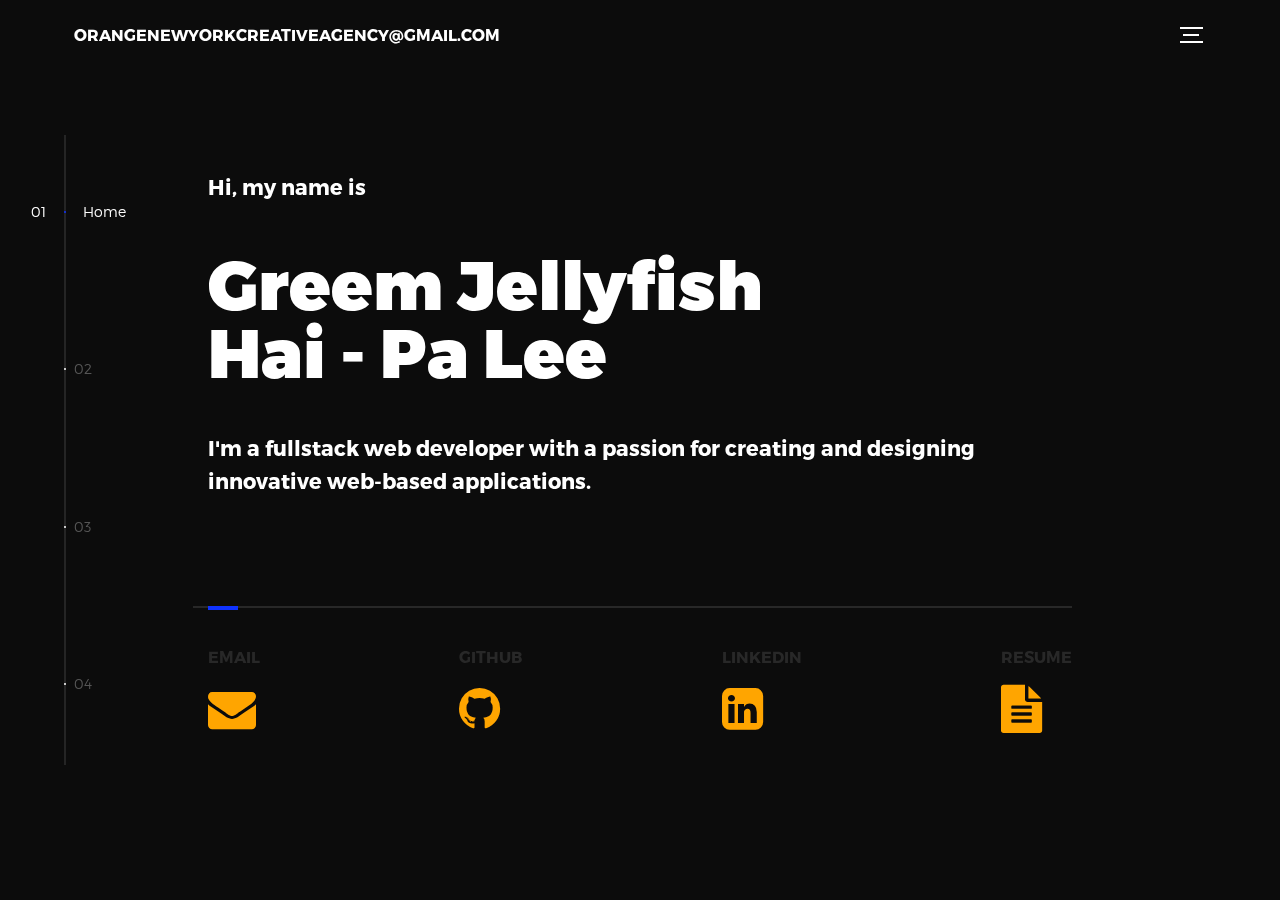
<file: index.html>
<!DOCTYPE html>
<html lang="en">
<head>
  <title>Greem Jellyfish Hai-Pa Lee</title>
  <meta charset="utf-8">
  <meta name="viewport" content="width=device-width, initial-scale=1">
  <meta http-equiv="X-UA-Compatible" content="IE=edge">
  <link rel="icon" href="assets/img/favicon.ico" />
  <link rel="stylesheet" href="assets/css/main.css">
  <link rel="stylesheet" href="https://cdnjs.cloudflare.com/ajax/libs/font-awesome/4.7.0/css/font-awesome.min.css">
</head>
<body>

<!-- notification for small viewports and landscape oriented smartphones -->
<div class="device-notification">
  <a class="device-notification--logo" href="#0">
    <img src="assets/img/logo.png" alt="Global">
    <p>Orange NY</p>
  </a>
  <p class="device-notification--message">Please orient your device to portrait or find a larger screen. </p>
</div>

<div class="perspective effect-rotate-left">
  <div class="container">
    <div class="outer-nav--return"></div>
    <div id="viewport" class="l-viewport">
      <div class="l-wrapper">
        <header class="header">
          <a class="header--logo" href="mailto:orangenewyorkcreativeagency@gmail.com" target="_blank">

            <!-- <img src="assets/img/logo.png" alt="logo"> -->
       <p>orangeNewYorkCreativeAgency@gmail.com</p>
           
          </a>
         
            <!-- <button class="header--cta cta">contact</button> -->

            <!-- onclick="location.href='http://www.example.com'" type="button" -->
        
          <div class="header--nav-toggle">
            <span></span>
          </div>
        </header>

        <nav class="l-side-nav">
          <ul class="side-nav">
            <li class="is-active"><span>Home</span></li>
            <li><span>Works</span></li>
            <li><span>About Me</span></li>
            <li><span>Contact</span></li>
  
          </ul>
        </nav>
        <ul class="l-main-content main-content">
          <li class="l-section section section--is-active">
            <div class="intro">
              <div class="intro--banner">
              
              <h2> Hi, my name is <h2>
                <h1>Greem Jellyfish<br>Hai - Pa Lee <br></h1>
                <h2>I'm a fullstack web developer with a passion for creating and designing innovative web-based applications.
                </h2>
                <!-- <img src="assets/img/introduction-visual.png" alt="Welcome"> -->
              </div>
              <div class="intro--options">
                
                <a href="mailto:orangenewyorkcreativeagency@gmail.com" target="_blank"><h3>Email</h3> <i class="fa fa-envelope" style="font-size:48px;color:orange"></i>
                </a>
                
                
                
                <a href="https://github.com/labradorescence" target="_blank">
                  <h3> GitHub</h3>
                  <i class="fa fa-github" style="font-size:48px;color:orange"></i>
                  <p></p>
                </a>
                  
                  
                <a href="https://www.linkedin.com/in/greem-jellyfish-hai-pa-lee/" target="_blank">
                  <h3>LinkedIn</h3>
                  <i class="fa fa-linkedin-square" style="font-size:48px;color:orange"></i>
                  <p></p>


                </a>
               
                <a href="assets/resume.pdf" target="_blank">
                  <h3> Resume </h3>
                  <i class="fa fa-file-text" style="font-size:48px;color:orange"></i>
              
                </a>
              </div>
            </div>
          </li>
          <li class="l-section section">
            <div class="work">
              <h2>Selected work</h2>
              <div class="work--lockup">
                <ul class="slider">
                  <li class="slider--item slider--item-left">
                    <a href="http://labradorescence.github.io/growth-mindset/" target="_blank">
                      <div class="slider--item-image">
                        <img src="assets/img/growth-mindset.jpg" alt="Victory">
                      </div>
                      <p class="slider--item-title">Growth Mindset Quote</p>
                      <p class="slider--item-description">A full-stack, Vanilla JS frontend and Rails backend web application where users can find quotes for inspiration and motivation to overcome challenging times.</p>

                    </a>
                  </li>
                  <li class="slider--item slider--item-center">
                    <a href="https://haenyeospa.netlify.app/" target="_blank">
                      <div class="slider--item-image">
                        <img src="assets/img/haenyeo.jpg" alt="Metiew and Smith">
                      </div>
                      <p class="slider--item-title">Hae Nyeo Spa</p>
                      <p class="slider--item-description">On-demand spa appointment scheduling software, built with Rails backend and React-ReduxJS frontend. </p>
                    </a>
                  </li>
                  <li class="slider--item slider--item-right">
                    <a href="https://mwine.netlify.app/" target="_blank">
                      <div class="slider--item-image">
                        <img src="assets/img/m-wine.jpg" alt="Alex Nowak">
                      </div>
                      <p class="slider--item-title">M Wine</p>
                      <p class="slider--item-description">A wine journal web application where users can see, swirl, sniff, sip and savor a glass of wine and write about the sublime wine tasting experience.</p>
                    </a>
                  </li>
                </ul>
                <div class="slider--prev">
                  <svg version="1.1" id="Layer_1" xmlns="http://www.w3.org/2000/svg" xmlns:xlink="http://www.w3.org/1999/xlink" x="0px" y="0px"
                  viewBox="0 0 150 118" style="enable-background:new 0 0 150 118;" xml:space="preserve">
                  <g transform="translate(0.000000,118.000000) scale(0.100000,-0.100000)">
                    <path d="M561,1169C525,1155,10,640,3,612c-3-13,1-36,8-52c8-15,134-145,281-289C527,41,562,10,590,10c22,0,41,9,61,29
                    c55,55,49,64-163,278L296,510h575c564,0,576,0,597,20c46,43,37,109-18,137c-19,10-159,13-590,13l-565,1l182,180
                    c101,99,187,188,193,199c16,30,12,57-12,84C631,1174,595,1183,561,1169z"/>
                  </g>
                  </svg>
                </div>
                <div class="slider--next">
                  <svg version="1.1" id="Layer_1" xmlns="http://www.w3.org/2000/svg" xmlns:xlink="http://www.w3.org/1999/xlink" x="0px" y="0px" viewBox="0 0 150 118" style="enable-background:new 0 0 150 118;" xml:space="preserve">
                  <g transform="translate(0.000000,118.000000) scale(0.100000,-0.100000)">
                    <path d="M870,1167c-34-17-55-57-46-90c3-15,81-100,194-211l187-185l-565-1c-431,0-571-3-590-13c-55-28-64-94-18-137c21-20,33-20,597-20h575l-192-193C800,103,794,94,849,39c20-20,39-29,61-29c28,0,63,30,298,262c147,144,272,271,279,282c30,51,23,60-219,304C947,1180,926,1196,870,1167z"/>
                  </g>
                  </svg>
                </div>
              </div>
            </div>
          </li>
          <li class="l-section section">
            <div class="about">
              <div class="about--banner">
                <h3>
                My name is Greem Jellyfish Hai-Pa Lee. I’m a full stack web developer with a passion for creating and designing innovative web-based applications. My company, Orange NY has been helping entrepreneurs to be more visible online. I utilized shopify, wordpress and wix but I found these tools limited and expensive. Also my software engineering friends wanted to use my art and music for their projects. During the collaboration, I was inspired by their innovative technology and problem solving skills. Ever since, I fell in love with coding. I recently graduated from Flatiron coding school. I learned how to learn and fell in love with react and redux. My cohortmates and I formed a study group called "4pm algorithm club" and we casually discuss about computer science daily.</h3>
                <a href="https://www.linkedin.com/in/greem-jellyfish-hai-pa-lee/" target="_blank">Get in contact
                  <span>
                    <svg version="1.1" id="Layer_1" xmlns="http://www.w3.org/2000/svg" xmlns:xlink="http://www.w3.org/1999/xlink" x="0px" y="0px" viewBox="0 0 150 118" style="enable-background:new 0 0 150 118;" xml:space="preserve">
                    <g transform="translate(0.000000,118.000000) scale(0.100000,-0.100000)">
                      <path d="M870,1167c-34-17-55-57-46-90c3-15,81-100,194-211l187-185l-565-1c-431,0-571-3-590-13c-55-28-64-94-18-137c21-20,33-20,597-20h575l-192-193C800,103,794,94,849,39c20-20,39-29,61-29c28,0,63,30,298,262c147,144,272,271,279,282c30,51,23,60-219,304C947,1180,926,1196,870,1167z"/>
                    </g>
                    </svg>
                  </span>
                </a>
                <!-- <img src="assets/img/about-visual.png" alt="About Us"> -->
              </div>
              <div class="about--options">
                <!-- <a href="#0">
                  <h3>Winners</h3>
                </a>
                <a href="#0">
                  <h3>Philosophy</h3>
                </a>
                <a href="#0">
                  <h3>History</h3>
                </a> -->
              </div>
            </div>
          </li>
        






          <li class="l-section section">
            <div class="contact">
              <div class="contact--lockup">
                <div class="modal">
                  <div class="modal--information">
                    <a href="mailto:orangenewyorkcreativeagency@gmail.com" target="_blank">orangeNewYorkCreativeAgency@gmail.com<br></br>
                    <i class="fa fa-envelope" style="font-size:48px;color:orange"></i>
                    </a>
                  </div>

                  <ul class="modal--options">
                  <a href="https://github.com/labradorescence" target="_blank">
                  <h3> GitHub</h3>
                  <i class="fa fa-github" style="font-size:48px;color:orange"></i>
                  <p></p>
                </a>
                </ul>  
                
                  <ul class="modal--options">
                <a href="https://www.linkedin.com/in/greem-jellyfish-hai-pa-lee/" target="_blank">
                  <h3>LinkedIn</h3>
                  <i class="fa fa-linkedin-square" style="font-size:48px;color:orange"></i>
                  <p></p>
                </a>
                </ul>
               
               <ul class="modal--options">
                <a href="assets/resume.pdf" target="_blank">
                  <h3> Resume </h3>
                  <i class="fa fa-file-text" style="font-size:48px;color:orange"></i>
                </a>
                </ul>
       
                  </ul>
                </div>
              </div>
            </div>
          </li>
         




          <!-- <li class="l-section section">
            <div class="hire">
              <h2>You want us to do</h2>
              checkout formspree.io for easy form setup
              <form class="work-request">
                <div class="work-request--options">
                  <span class="options-a">
                    <input id="opt-1" type="checkbox" value="app design">
                    <label for="opt-1">
                      <svg version="1.1" id="Layer_1" xmlns="http://www.w3.org/2000/svg" xmlns:xlink="http://www.w3.org/1999/xlink" x="0px" y="0px"
                      viewBox="0 0 150 111" style="enable-background:new 0 0 150 111;" xml:space="preserve">
                      <g transform="translate(0.000000,111.000000) scale(0.100000,-0.100000)">
                        <path d="M950,705L555,310L360,505C253,612,160,700,155,700c-6,0-44-34-85-75l-75-75l278-278L550-5l475,475c261,261,475,480,475,485c0,13-132,145-145,145C1349,1100,1167,922,950,705z"/>
                      </g>
                      </svg>
                      App Design
                    </label>
                    <input id="opt-2" type="checkbox" value="graphic design">
                    <label for="opt-2">
                      <svg version="1.1" id="Layer_1" xmlns="http://www.w3.org/2000/svg" xmlns:xlink="http://www.w3.org/1999/xlink" x="0px" y="0px"
                      viewBox="0 0 150 111" style="enable-background:new 0 0 150 111;" xml:space="preserve">
                      <g transform="translate(0.000000,111.000000) scale(0.100000,-0.100000)">
                        <path d="M950,705L555,310L360,505C253,612,160,700,155,700c-6,0-44-34-85-75l-75-75l278-278L550-5l475,475c261,261,475,480,475,485c0,13-132,145-145,145C1349,1100,1167,922,950,705z"/>
                      </g>
                      </svg>
                      Graphic Design
                    </label>
                    <input id="opt-3" type="checkbox" value="motion design">
                    <label for="opt-3">
                      <svg version="1.1" id="Layer_1" xmlns="http://www.w3.org/2000/svg" xmlns:xlink="http://www.w3.org/1999/xlink" x="0px" y="0px"
                      viewBox="0 0 150 111" style="enable-background:new 0 0 150 111;" xml:space="preserve">
                      <g transform="translate(0.000000,111.000000) scale(0.100000,-0.100000)">
                        <path d="M950,705L555,310L360,505C253,612,160,700,155,700c-6,0-44-34-85-75l-75-75l278-278L550-5l475,475c261,261,475,480,475,485c0,13-132,145-145,145C1349,1100,1167,922,950,705z"/>
                      </g>
                      </svg>
                      Motion Design
                    </label>
                  </span>
                  <span class="options-b">
                    <input id="opt-4" type="checkbox" value="ux design">
                    <label for="opt-4">
                      <svg version="1.1" id="Layer_1" xmlns="http://www.w3.org/2000/svg" xmlns:xlink="http://www.w3.org/1999/xlink" x="0px" y="0px"
                      viewBox="0 0 150 111" style="enable-background:new 0 0 150 111;" xml:space="preserve">
                      <g transform="translate(0.000000,111.000000) scale(0.100000,-0.100000)">
                        <path d="M950,705L555,310L360,505C253,612,160,700,155,700c-6,0-44-34-85-75l-75-75l278-278L550-5l475,475c261,261,475,480,475,485c0,13-132,145-145,145C1349,1100,1167,922,950,705z"/>
                      </g>
                      </svg>
                      UX Design
                    </label>
                    <input id="opt-5" type="checkbox" value="webdesign">
                    <label for="opt-5">
                      <svg version="1.1" id="Layer_1" xmlns="http://www.w3.org/2000/svg" xmlns:xlink="http://www.w3.org/1999/xlink" x="0px" y="0px"
                      viewBox="0 0 150 111" style="enable-background:new 0 0 150 111;" xml:space="preserve">
                      <g transform="translate(0.000000,111.000000) scale(0.100000,-0.100000)">
                        <path d="M950,705L555,310L360,505C253,612,160,700,155,700c-6,0-44-34-85-75l-75-75l278-278L550-5l475,475c261,261,475,480,475,485c0,13-132,145-145,145C1349,1100,1167,922,950,705z"/>
                      </g>
                      </svg>
                      Webdesign
                    </label>
                    <input id="opt-6" type="checkbox" value="marketing">
                    <label for="opt-6">
                      <svg version="1.1" id="Layer_1" xmlns="http://www.w3.org/2000/svg" xmlns:xlink="http://www.w3.org/1999/xlink" x="0px" y="0px"
                      viewBox="0 0 150 111" style="enable-background:new 0 0 150 111;" xml:space="preserve">
                      <g transform="translate(0.000000,111.000000) scale(0.100000,-0.100000)">
                        <path d="M950,705L555,310L360,505C253,612,160,700,155,700c-6,0-44-34-85-75l-75-75l278-278L550-5l475,475c261,261,475,480,475,485c0,13-132,145-145,145C1349,1100,1167,922,950,705z"/>
                      </g>
                      </svg>
                      Marketing
                    </label>
                  </span>
                </div>
                <div class="work-request--information">
                  <div class="information-name">
                    <input id="name" type="text" spellcheck="false">
                    <label for="name">Name</label>
                  </div>
                  <div class="information-email">
                    <input id="email" type="email" spellcheck="false">
                    <label for="email">Email</label>
                  </div>
                </div>
                <input type="submit" value="Send Request">
              </form>
            </div>
          </li> -->
        </ul>
      </div>
    </div>
  </div>

  <!-- nav -->

  <ul class="outer-nav">
    <li class="is-active">Home</li>
    <li>Works</li>
    <li>About</li>
    <li>Contact</li>
  </ul>
</div>

<script src="https://ajax.googleapis.com/ajax/libs/jquery/2.2.4/jquery.min.js"></script>
<script>window.jQuery || document.write('<script src="assets/js/vendor/jquery-2.2.4.min.js"><\/script>')</script>
<script src="assets/js/functions-min.js"></script>
</body>
</html>
</file>
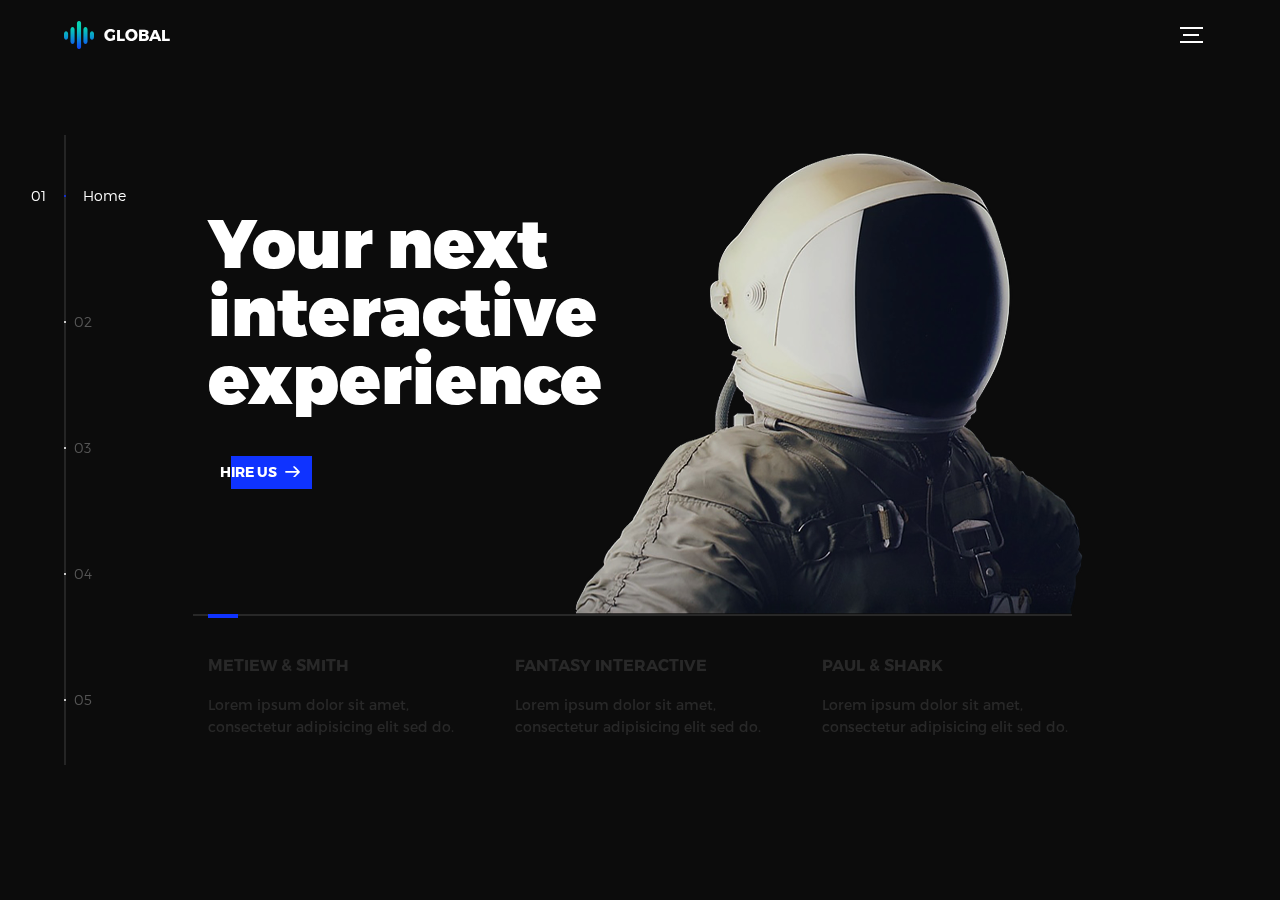
<file: themes/global/index.html>
<!DOCTYPE html>
<html lang="en">
<head>
  <title>Global</title>
  <meta charset="utf-8">
  <meta name="viewport" content="width=device-width, initial-scale=1">
  <meta http-equiv="X-UA-Compatible" content="IE=edge">
  <meta name="description" content="HTML5 website template">
  <meta name="keywords" content="global, template, html, sass, jquery">
  <meta name="author" content="Bucky Maler">
  <link rel="stylesheet" href="assets/css/main.css">
</head>
<body>

<!-- notification for small viewports and landscape oriented smartphones -->
<div class="device-notification">
  <a class="device-notification--logo" href="#0">
    <img src="assets/img/logo.png" alt="Global">
    <p>Global</p>
  </a>
  <p class="device-notification--message">Global has so much to offer that we must request you orient your device to portrait or find a larger screen. You won't be disappointed.</p>
</div>

<div class="perspective effect-rotate-left">
  <div class="container"><div class="outer-nav--return"></div>
    <div id="viewport" class="l-viewport">
      <div class="l-wrapper">
        <header class="header">
          <a class="header--logo" href="#0">
            <img src="assets/img/logo.png" alt="Global">
            <p>Global</p>
          </a>
          <button class="header--cta cta">Hire Us</button>
          <div class="header--nav-toggle">
            <span></span>
          </div>
        </header>
        <nav class="l-side-nav">
          <ul class="side-nav">
            <li class="is-active"><span>Home</span></li>
            <li><span>Works</span></li>
            <li><span>About</span></li>
            <li><span>Contact</span></li>
            <li><span>Hire us</span></li>
          </ul>
        </nav>
        <ul class="l-main-content main-content">
          <li class="l-section section section--is-active">
            <div class="intro">
              <div class="intro--banner">
                <h1>Your next<br>interactive<br>experience</h1>
                <button class="cta">Hire Us
                  <svg version="1.1" id="Layer_1" xmlns="http://www.w3.org/2000/svg" xmlns:xlink="http://www.w3.org/1999/xlink" x="0px" y="0px" viewBox="0 0 150 118" style="enable-background:new 0 0 150 118;" xml:space="preserve">
                  <g transform="translate(0.000000,118.000000) scale(0.100000,-0.100000)">
                    <path d="M870,1167c-34-17-55-57-46-90c3-15,81-100,194-211l187-185l-565-1c-431,0-571-3-590-13c-55-28-64-94-18-137c21-20,33-20,597-20h575l-192-193C800,103,794,94,849,39c20-20,39-29,61-29c28,0,63,30,298,262c147,144,272,271,279,282c30,51,23,60-219,304C947,1180,926,1196,870,1167z"/>
                  </g>
                  </svg>
                  <span class="btn-background"></span>
                </button>
                <img src="assets/img/introduction-visual.png" alt="Welcome">
              </div>
              <div class="intro--options">
                <a href="#0">
                  <h3>Metiew &amp; Smith</h3>
                  <p>Lorem ipsum dolor sit amet, consectetur adipisicing elit sed do.</p>
                </a>
                <a href="#0">
                  <h3>Fantasy interactive</h3>
                  <p>Lorem ipsum dolor sit amet, consectetur adipisicing elit sed do.</p>
                </a>
                <a href="#0">
                  <h3>Paul &amp; shark</h3>
                  <p>Lorem ipsum dolor sit amet, consectetur adipisicing elit sed do.</p>
                </a>
              </div>
            </div>
          </li>
          <li class="l-section section">
            <div class="work">
              <h2>Selected work</h2>
              <div class="work--lockup">
                <ul class="slider">
                  <li class="slider--item slider--item-left">
                    <a href="#0">
                      <div class="slider--item-image">
                        <img src="assets/img/work-victory.jpg" alt="Victory">
                      </div>
                      <p class="slider--item-title">Victory</p>
                      <p class="slider--item-description">Lorem ipsum dolor sit amet, consectetur adipisicing elit sed do.</p>
                    </a>
                  </li>
                  <li class="slider--item slider--item-center">
                    <a href="#0">
                      <div class="slider--item-image">
                        <img src="assets/img/work-metiew-smith.jpg" alt="Metiew and Smith">
                      </div>
                      <p class="slider--item-title">Metiew &amp; Smith</p>
                      <p class="slider--item-description">Lorem ipsum dolor sit amet, consectetur adipisicing elit sed do.</p>
                    </a>
                  </li>
                  <li class="slider--item slider--item-right">
                    <a href="#0">
                      <div class="slider--item-image">
                        <img src="assets/img/work-alex-nowak.jpg" alt="Alex Nowak">
                      </div>
                      <p class="slider--item-title">Alex Nowak</p>
                      <p class="slider--item-description">Lorem ipsum dolor sit amet, consectetur adipisicing elit sed do.</p>
                    </a>
                  </li>
                </ul>
                <div class="slider--prev">
                  <svg version="1.1" id="Layer_1" xmlns="http://www.w3.org/2000/svg" xmlns:xlink="http://www.w3.org/1999/xlink" x="0px" y="0px"
                  viewBox="0 0 150 118" style="enable-background:new 0 0 150 118;" xml:space="preserve">
                  <g transform="translate(0.000000,118.000000) scale(0.100000,-0.100000)">
                    <path d="M561,1169C525,1155,10,640,3,612c-3-13,1-36,8-52c8-15,134-145,281-289C527,41,562,10,590,10c22,0,41,9,61,29
                    c55,55,49,64-163,278L296,510h575c564,0,576,0,597,20c46,43,37,109-18,137c-19,10-159,13-590,13l-565,1l182,180
                    c101,99,187,188,193,199c16,30,12,57-12,84C631,1174,595,1183,561,1169z"/>
                  </g>
                  </svg>
                </div>
                <div class="slider--next">
                  <svg version="1.1" id="Layer_1" xmlns="http://www.w3.org/2000/svg" xmlns:xlink="http://www.w3.org/1999/xlink" x="0px" y="0px" viewBox="0 0 150 118" style="enable-background:new 0 0 150 118;" xml:space="preserve">
                  <g transform="translate(0.000000,118.000000) scale(0.100000,-0.100000)">
                    <path d="M870,1167c-34-17-55-57-46-90c3-15,81-100,194-211l187-185l-565-1c-431,0-571-3-590-13c-55-28-64-94-18-137c21-20,33-20,597-20h575l-192-193C800,103,794,94,849,39c20-20,39-29,61-29c28,0,63,30,298,262c147,144,272,271,279,282c30,51,23,60-219,304C947,1180,926,1196,870,1167z"/>
                  </g>
                  </svg>
                </div>
              </div>
            </div>
          </li>
          <li class="l-section section">
            <div class="about">
              <div class="about--banner">
                <h2>We<br>believe in<br>passionate<br>people</h2>
                <a href="#0">Career
                  <span>
                    <svg version="1.1" id="Layer_1" xmlns="http://www.w3.org/2000/svg" xmlns:xlink="http://www.w3.org/1999/xlink" x="0px" y="0px" viewBox="0 0 150 118" style="enable-background:new 0 0 150 118;" xml:space="preserve">
                    <g transform="translate(0.000000,118.000000) scale(0.100000,-0.100000)">
                      <path d="M870,1167c-34-17-55-57-46-90c3-15,81-100,194-211l187-185l-565-1c-431,0-571-3-590-13c-55-28-64-94-18-137c21-20,33-20,597-20h575l-192-193C800,103,794,94,849,39c20-20,39-29,61-29c28,0,63,30,298,262c147,144,272,271,279,282c30,51,23,60-219,304C947,1180,926,1196,870,1167z"/>
                    </g>
                    </svg>
                  </span>
                </a>
                <img src="assets/img/about-visual.png" alt="About Us">
              </div>
              <div class="about--options">
                <a href="#0">
                  <h3>Winners</h3>
                </a>
                <a href="#0">
                  <h3>Philosophy</h3>
                </a>
                <a href="#0">
                  <h3>History</h3>
                </a>
              </div>
            </div>
          </li>
          <li class="l-section section">
            <div class="contact">
              <div class="contact--lockup">
                <div class="modal">
                  <div class="modal--information">
                    <p>Pawia 5, 31-154 Kraków, Poland</p>
                    <a href="mailto:ouremail@gmail.com">ouremail@gmail.com</a>
                    <a href="tel:+148126287560">+48 12 628 75 60</a>
                  </div>
                  <ul class="modal--options">
                    <li><a href="#0">Bēhance</a></li>
                    <li><a href="#0">dribbble</a></li>
                    <li><a href="mailto:ouremail@gmail.com">Contact Us</a></li>
                  </ul>
                </div>
              </div>
            </div>
          </li>
          <li class="l-section section">
            <div class="hire">
              <h2>You want us to do</h2>
              <!-- checkout formspree.io for easy form setup -->
              <form class="work-request">
                <div class="work-request--options">
                  <span class="options-a">
                    <input id="opt-1" type="checkbox" value="app design">
                    <label for="opt-1">
                      <svg version="1.1" id="Layer_1" xmlns="http://www.w3.org/2000/svg" xmlns:xlink="http://www.w3.org/1999/xlink" x="0px" y="0px"
                      viewBox="0 0 150 111" style="enable-background:new 0 0 150 111;" xml:space="preserve">
                      <g transform="translate(0.000000,111.000000) scale(0.100000,-0.100000)">
                        <path d="M950,705L555,310L360,505C253,612,160,700,155,700c-6,0-44-34-85-75l-75-75l278-278L550-5l475,475c261,261,475,480,475,485c0,13-132,145-145,145C1349,1100,1167,922,950,705z"/>
                      </g>
                      </svg>
                      App Design
                    </label>
                    <input id="opt-2" type="checkbox" value="graphic design">
                    <label for="opt-2">
                      <svg version="1.1" id="Layer_1" xmlns="http://www.w3.org/2000/svg" xmlns:xlink="http://www.w3.org/1999/xlink" x="0px" y="0px"
                      viewBox="0 0 150 111" style="enable-background:new 0 0 150 111;" xml:space="preserve">
                      <g transform="translate(0.000000,111.000000) scale(0.100000,-0.100000)">
                        <path d="M950,705L555,310L360,505C253,612,160,700,155,700c-6,0-44-34-85-75l-75-75l278-278L550-5l475,475c261,261,475,480,475,485c0,13-132,145-145,145C1349,1100,1167,922,950,705z"/>
                      </g>
                      </svg>
                      Graphic Design
                    </label>
                    <input id="opt-3" type="checkbox" value="motion design">
                    <label for="opt-3">
                      <svg version="1.1" id="Layer_1" xmlns="http://www.w3.org/2000/svg" xmlns:xlink="http://www.w3.org/1999/xlink" x="0px" y="0px"
                      viewBox="0 0 150 111" style="enable-background:new 0 0 150 111;" xml:space="preserve">
                      <g transform="translate(0.000000,111.000000) scale(0.100000,-0.100000)">
                        <path d="M950,705L555,310L360,505C253,612,160,700,155,700c-6,0-44-34-85-75l-75-75l278-278L550-5l475,475c261,261,475,480,475,485c0,13-132,145-145,145C1349,1100,1167,922,950,705z"/>
                      </g>
                      </svg>
                      Motion Design
                    </label>
                  </span>
                  <span class="options-b">
                    <input id="opt-4" type="checkbox" value="ux design">
                    <label for="opt-4">
                      <svg version="1.1" id="Layer_1" xmlns="http://www.w3.org/2000/svg" xmlns:xlink="http://www.w3.org/1999/xlink" x="0px" y="0px"
                      viewBox="0 0 150 111" style="enable-background:new 0 0 150 111;" xml:space="preserve">
                      <g transform="translate(0.000000,111.000000) scale(0.100000,-0.100000)">
                        <path d="M950,705L555,310L360,505C253,612,160,700,155,700c-6,0-44-34-85-75l-75-75l278-278L550-5l475,475c261,261,475,480,475,485c0,13-132,145-145,145C1349,1100,1167,922,950,705z"/>
                      </g>
                      </svg>
                      UX Design
                    </label>
                    <input id="opt-5" type="checkbox" value="webdesign">
                    <label for="opt-5">
                      <svg version="1.1" id="Layer_1" xmlns="http://www.w3.org/2000/svg" xmlns:xlink="http://www.w3.org/1999/xlink" x="0px" y="0px"
                      viewBox="0 0 150 111" style="enable-background:new 0 0 150 111;" xml:space="preserve">
                      <g transform="translate(0.000000,111.000000) scale(0.100000,-0.100000)">
                        <path d="M950,705L555,310L360,505C253,612,160,700,155,700c-6,0-44-34-85-75l-75-75l278-278L550-5l475,475c261,261,475,480,475,485c0,13-132,145-145,145C1349,1100,1167,922,950,705z"/>
                      </g>
                      </svg>
                      Webdesign
                    </label>
                    <input id="opt-6" type="checkbox" value="marketing">
                    <label for="opt-6">
                      <svg version="1.1" id="Layer_1" xmlns="http://www.w3.org/2000/svg" xmlns:xlink="http://www.w3.org/1999/xlink" x="0px" y="0px"
                      viewBox="0 0 150 111" style="enable-background:new 0 0 150 111;" xml:space="preserve">
                      <g transform="translate(0.000000,111.000000) scale(0.100000,-0.100000)">
                        <path d="M950,705L555,310L360,505C253,612,160,700,155,700c-6,0-44-34-85-75l-75-75l278-278L550-5l475,475c261,261,475,480,475,485c0,13-132,145-145,145C1349,1100,1167,922,950,705z"/>
                      </g>
                      </svg>
                      Marketing
                    </label>
                  </span>
                </div>
                <div class="work-request--information">
                  <div class="information-name">
                    <input id="name" type="text" spellcheck="false">
                    <label for="name">Name</label>
                  </div>
                  <div class="information-email">
                    <input id="email" type="email" spellcheck="false">
                    <label for="email">Email</label>
                  </div>
                </div>
                <input type="submit" value="Send Request">
              </form>
            </div>
          </li>
        </ul>
      </div>
    </div>
  </div>
  <ul class="outer-nav">
    <li class="is-active">Home</li>
    <li>Works</li>
    <li>About</li>
    <li>Contact</li>
    <li>Hire us</li>
  </ul>
</div>

<script src="https://ajax.googleapis.com/ajax/libs/jquery/2.2.4/jquery.min.js"></script>
<script>window.jQuery || document.write('<script src="assets/js/vendor/jquery-2.2.4.min.js"><\/script>')</script>
<script src="assets/js/functions-min.js"></script>
</body>
</html>
</file>
<file: assets/css/main.css>
@charset "UTF-8";
@font-face {
  font-family: 'Montserrat';
  src: url("fonts/Montserrat-Black.eot");
  src: local("☺"), url("fonts/Montserrat-Black.woff") format("woff"), url("fonts/Montserrat-Black.ttf") format("truetype"), url("fonts/Montserrat-Black.svg") format("svg");
  font-weight: 900;
  font-style: normal;
}

@font-face {
  font-family: 'Montserrat';
  src: url("fonts/Montserrat-Bold.eot");
  src: local("☺"), url("fonts/Montserrat-Bold.woff") format("woff"), url("fonts/Montserrat-Bold.ttf") format("truetype"), url("fonts/Montserrat-Bold.svg") format("svg");
  font-weight: 700;
  font-style: normal;
}

@font-face {
  font-family: 'Montserrat';
  src: url("fonts/Montserrat-Regular.eot");
  src: local("☺"), url("fonts/Montserrat-Regular.woff") format("woff"), url("fonts/Montserrat-Regular.ttf") format("truetype"), url("fonts/Montserrat-Regular.svg") format("svg");
  font-weight: 400;
  font-style: normal;
}

@font-face {
  font-family: 'Montserrat';
  src: url("fonts/Montserrat-Light.eot");
  src: local("☺"), url("fonts/Montserrat-Light.woff") format("woff"), url("fonts/Montserrat-Light.ttf") format("truetype"), url("fonts/Montserrat-Light.svg") format("svg");
  font-weight: 300;
  font-style: normal;
}

/*! normalize.css v3.0.2 | MIT License | git.io/normalize */
html {
  font-family: sans-serif;
  -ms-text-size-adjust: 100%;
  -webkit-text-size-adjust: 100%;
}

body {
  margin: 0;
}

article,
aside,
details,
figcaption,
figure,
footer,
header,
hgroup,
main,
menu,
nav,
section,
summary {
  display: block;
}

audio,
canvas,
progress,
video {
  display: inline-block;
  vertical-align: baseline;
}

audio:not([controls]) {
  display: none;
  height: 0;
}

[hidden],
template {
  display: none;
}

a {
  background-color: transparent;
}

a:active,
a:hover {
  outline: 0;
}

abbr[title] {
  border-bottom: 1px dotted;
}

b,
strong {
  font-weight: bold;
}

dfn {
  font-style: italic;
}

h1 {
  font-size: 2em;
  margin: 0.67em 0;
}

mark {
  background: #ff0;
  color: #000;
}

small {
  font-size: 80%;
}

sub,
sup {
  font-size: 75%;
  line-height: 0;
  position: relative;
  vertical-align: baseline;
}

sup {
  top: -0.5em;
}

sub {
  bottom: -0.25em;
}

img {
  border: 0;
}

svg:not(:root) {
  overflow: hidden;
}

figure {
  margin: 1em 40px;
}

hr {
  -webkit-box-sizing: content-box;
          box-sizing: content-box;
  height: 0;
}

pre {
  overflow: auto;
}

code,
kbd,
pre,
samp {
  font-family: monospace, monospace;
  font-size: 1em;
}

button,
input,
optgroup,
select,
textarea {
  color: inherit;
  font: inherit;
  margin: 0;
}

button {
  overflow: visible;
}

button,
select {
  text-transform: none;
}

button,
html input[type="button"],
input[type="reset"],
input[type="submit"] {
  -webkit-appearance: button;
  cursor: pointer;
}

button[disabled],
html input[disabled] {
  cursor: default;
}

button::-moz-focus-inner,
input::-moz-focus-inner {
  border: 0;
  padding: 0;
}

input {
  line-height: normal;
}

input[type="checkbox"],
input[type="radio"] {
  -webkit-box-sizing: border-box;
          box-sizing: border-box;
  padding: 0;
}

input[type="number"]::-webkit-inner-spin-button,
input[type="number"]::-webkit-outer-spin-button {
  height: auto;
}

input[type="search"] {
  -webkit-appearance: textfield;
  -webkit-box-sizing: content-box;
  box-sizing: content-box;
}

input[type="search"]::-webkit-search-cancel-button,
input[type="search"]::-webkit-search-decoration {
  -webkit-appearance: none;
}

fieldset {
  border: 1px solid #c0c0c0;
  margin: 0 2px;
  padding: 0.35em 0.625em 0.75em;
}

legend {
  border: 0;
  padding: 0;
}

textarea {
  overflow: auto;
}

optgroup {
  font-weight: bold;
}

table {
  border-collapse: collapse;
  border-spacing: 0;
}

td,
th {
  padding: 0;
}

::-moz-selection {
  background: #FFF498;
}

::selection {
  background: #FFF498;
}

::-moz-selection {
  background: #FFF498;
}

img::-moz-selection {
  background: transparent;
}

img::selection {
  background: transparent;
}

img::-moz-selection {
  background: transparent;
}

body {
  -webkit-tap-highlight-color: #FFF498;
}

body {
  background-color: #0c0c0c;
  font-size: 14px;
  line-height: 1.6;
  font-family: "Montserrat", sans-serif;
  color: #fff;
  -webkit-font-smoothing: antialiased;
  -webkit-text-size-adjust: 100%;
}

.l-viewport {
  position: relative;
  width: 100%;
  height: 100vh;
  -webkit-box-shadow: 0 0 45px 5px rgba(0, 0, 0, 0.85);
          box-shadow: 0 0 45px 5px rgba(0, 0, 0, 0.85);
  overflow: hidden;
}

.l-wrapper {
  position: relative;
  width: 1440px;
  max-width: 90%;
  height: 100%;
  margin: 0 auto;
}

.l-side-nav {
  position: absolute;
  left: 0;
  display: -webkit-box;
  display: -ms-flexbox;
  display: flex;
  height: 100%;
  -webkit-box-align: center;
      -ms-flex-align: center;
          align-items: center;
}

.l-side-nav::before {
  content: "";
  position: absolute;
  top: 50%;
  left: 0;
  -webkit-transform: translateY(-50%);
          transform: translateY(-50%);
  width: 2px;
  height: 70%;
  max-height: 750px;
  background-color: #555;
  opacity: .35;
  z-index: 10;
}

@media (max-width: 1180px) {
  .l-side-nav {
    display: none;
  }
}

.l-main-content {
  position: relative;
  width: 100%;
  height: 100%;
  margin: 0;
  padding: 0;
  list-style: none;
}

.l-section {
  position: absolute;
  width: 100%;
  height: 100%;
}

.device-notification {
  display: none;
  position: fixed;
  top: 0;
  left: 0;
  width: 100%;
  height: 100%;
  -webkit-box-orient: vertical;
  -webkit-box-direction: normal;
      -ms-flex-direction: column;
          flex-direction: column;
  -webkit-box-align: center;
      -ms-flex-align: center;
          align-items: center;
  -webkit-box-pack: center;
      -ms-flex-pack: center;
          justify-content: center;
  background-color: #0c0c0c;
  z-index: 12;
}

.device-notification--logo {
  display: -webkit-box;
  display: -ms-flexbox;
  display: flex;
  -webkit-box-align: center;
      -ms-flex-align: center;
          align-items: center;
  text-decoration: none;
  color: #fff;
}

.device-notification--logo p {
  margin: 0 0 0 10px;
  font-size: 16px;
  font-weight: 700;
  text-transform: uppercase;
}

.device-notification--message {
  width: 70%;
  margin: 30px 0 0 0;
  font-weight: 700;
  text-align: center;
}

@media (max-width: 767px) and (min-width: 601px) and (max-height: 680px) {
  .device-notification {
    display: -webkit-box;
    display: -ms-flexbox;
    display: flex;
  }
}

@media (max-width: 600px) and (min-width: 480px) and (max-height: 580px) {
  .device-notification {
    display: -webkit-box;
    display: -ms-flexbox;
    display: flex;
  }
}

@media (max-width: 736px) and (min-width: 360px) and (orientation: landscape) {
  .device-notification {
    display: -webkit-box;
    display: -ms-flexbox;
    display: flex;
  }
}

@media (max-width: 359px) {
  .device-notification {
    display: -webkit-box;
    display: -ms-flexbox;
    display: flex;
  }
}

.section {
  opacity: 0;
  visibility: hidden;
  -webkit-transition: opacity .4s ease-in-out, visibility 0s .4s;
  transition: opacity .4s ease-in-out, visibility 0s .4s;
}

.section--is-active {
  opacity: 1;
  visibility: visible;
  z-index: 1;
  -webkit-transition: opacity .4s ease-in-out .4s;
  transition: opacity .4s ease-in-out .4s;
}

.section--next {
  -webkit-transform: translateY(-45px);
          transform: translateY(-45px);
  -webkit-transition: -webkit-transform .4s ease-in-out;
  transition: -webkit-transform .4s ease-in-out;
  transition: transform .4s ease-in-out;
  transition: transform .4s ease-in-out, -webkit-transform .4s ease-in-out;
}

.section--prev {
  -webkit-transform: translateY(45px);
          transform: translateY(45px);
  -webkit-transition: -webkit-transform .4s ease-in-out;
  transition: -webkit-transform .4s ease-in-out;
  transition: transform .4s ease-in-out;
  transition: transform .4s ease-in-out, -webkit-transform .4s ease-in-out;
}

.header {
  position: absolute;
  top: 0;
  left: 0;
  display: -webkit-box;
  display: -ms-flexbox;
  display: flex;
  width: 100%;
  height: 70px;
  -webkit-box-align: center;
      -ms-flex-align: center;
          align-items: center;
  -webkit-box-pack: justify;
      -ms-flex-pack: justify;
          justify-content: space-between;
  z-index: 10;
}

.header--logo {
  display: -webkit-box;
  display: -ms-flexbox;
  display: flex;
  -webkit-box-align: center;
      -ms-flex-align: center;
          align-items: center;
  text-decoration: none;
  color: #fff;
}

.header--logo p {
  margin: 0 0 0 10px;
  font-size: 16px;
  font-weight: 700;
  text-transform: uppercase;
}

.header--nav-toggle {
  display: -webkit-box;
  display: -ms-flexbox;
  display: flex;
  width: 50px;
  height: 50px;
  -webkit-box-orient: vertical;
  -webkit-box-direction: normal;
      -ms-flex-direction: column;
          flex-direction: column;
  -webkit-box-align: center;
      -ms-flex-align: center;
          align-items: center;
  -webkit-box-pack: center;
      -ms-flex-pack: center;
          justify-content: center;
  cursor: pointer;
}

.header--nav-toggle span, .header--nav-toggle::before, .header--nav-toggle::after {
  content: "";
  position: relative;
  width: 16px;
  height: 2px;
  background-color: #fff;
}

.header--nav-toggle::before {
  bottom: 5px;
  width: 23px;
}

.header--nav-toggle::after {
  top: 5px;
  width: 23px;
}

.header--cta {
  position: absolute;
  top: 50%;
  left: 50%;
  -webkit-transform: translate(-50%, -50%);
          transform: translate(-50%, -50%);
  padding: 0 20px;
  line-height: 30px;
  text-decoration: none;
  color: #fff;
  font-weight: 700;
  text-transform: uppercase;
  background-color: #0f33ff;
  border: none;
  opacity: 0;
  visibility: hidden;
  -webkit-transition: opacity .4s ease-in-out, visibility 0s .4s;
  transition: opacity .4s ease-in-out, visibility 0s .4s;
}

.header--cta:focus {
  outline: none;
}

.header--cta.is-active {
  opacity: 1;
  visibility: visible;
  -webkit-transition: opacity .4s ease-in-out .4s;
  transition: opacity .4s ease-in-out .4s;
}

@media (max-width: 767px) {
  .header--cta {
    display: none;
  }
}

.side-nav {
  position: relative;
  display: -webkit-box;
  display: -ms-flexbox;
  display: flex;
  width: 100px;
  height: 70%;
  max-height: 750px;
  -webkit-box-orient: vertical;
  -webkit-box-direction: normal;
      -ms-flex-direction: column;
          flex-direction: column;
  -ms-flex-pack: distribute;
      justify-content: space-around;
  margin: 0;
  padding: 0;
  list-style-position: inside;
  z-index: 10;
}

.side-nav > li {
  position: relative;
  top: -5px;
  color: #fff;
  font-size: 6px;
  cursor: pointer;
}

.side-nav > li span {
  position: relative;
  top: 3px;
  left: 10px;
  color: #fff;
  font-size: 14px;
  font-weight: 300;
  opacity: 0;
  visibility: hidden;
}

.side-nav > li::before {
  position: absolute;
  top: 3px;
  left: 10px;
  color: #555;
  font-size: 14px;
  font-weight: 300;
}

.side-nav li:nth-child(1)::before {
  content: "01";
}

.side-nav li:nth-child(2)::before {
  content: "02";
}

.side-nav li:nth-child(3)::before {
  content: "03";
}

.side-nav li:nth-child(4)::before {
  content: "04";
}

.side-nav li:nth-child(5)::before {
  content: "05";
}

.side-nav li.is-active {
  color: #0f33ff;
  -webkit-transition: color .4s ease-in-out;
  transition: color .4s ease-in-out;
}

.side-nav li.is-active span {
  opacity: 1;
  visibility: visible;
  -webkit-transition: opacity .4s ease-in-out;
  transition: opacity .4s ease-in-out;
}

.side-nav li.is-active::before {
  left: -33px;
  color: #fff;
}

.intro {
  position: relative;
  display: -webkit-box;
  display: -ms-flexbox;
  display: flex;
  width: 900px;
  max-width: 75%;
  height: 100%;
  -webkit-box-orient: vertical;
  -webkit-box-direction: normal;
      -ms-flex-direction: column;
          flex-direction: column;
  -webkit-box-pack: center;
      -ms-flex-pack: center;
          justify-content: center;
  margin: 0 auto;
}

@media (max-width: 1180px) {
  .intro {
    max-width: 100%;
  }
}

.intro--banner {
  position: relative;
  height: 475px;
}

.intro--banner::before {
  content: "";
  position: absolute;
  bottom: 20px;
  left: -15px;
  right: 0;
  height: 2px;
  background-color: #282828;
}

.intro--banner::after {
  content: "";
  position: absolute;
  bottom: 18px;
  left: 0;
  width: 30px;
  height: 4px;
  background-color: #0f33ff;
}

.intro--banner h1 {
  position: relative;
  font-size: 68px;
  font-weight: 900;
  line-height: 1;
  z-index: 1;
}

.intro--banner button {
  position: relative;
  padding: 5px 17px 5px 12px;
  font-weight: 700;
  text-transform: uppercase;
  background-color: transparent;
  border: none;
}

.intro--banner button .btn-background {
  position: absolute;
  top: 0;
  left: 23px;
  right: 0;
  height: 100%;
  background-color: #0f33ff;
  z-index: -1;
  -webkit-transition: left .2s ease-in-out;
  transition: left .2s ease-in-out;
}

.intro--banner button:hover .btn-background {
  left: 0;
}

.intro--banner button:focus {
  outline: none;
}

.intro--banner button svg {
  position: relative;
  left: 5px;
  width: 15px;
  fill: #fff;
}

.intro--banner img {
  position: absolute;
  bottom: 21px;
  right: -12px;
}

.intro--options {
  display: -webkit-box;
  display: -ms-flexbox;
  display: flex;
  -webkit-box-pack: justify;
      -ms-flex-pack: justify;
          justify-content: space-between;
  margin: 0;
  padding: 0;
  list-style: none;
}

.intro--options > a {
  max-width: 250px;
  text-decoration: none;
  color: #282828;
  -webkit-transition: color .2s ease-in-out;
  transition: color .2s ease-in-out;
}

.intro--options > a:hover {
  color: #fff;
}

.intro--options h3 {
  font-size: 16px;
  text-transform: uppercase;
}

.intro--options p {
  margin-bottom: 0;
}

@media (max-width: 900px) {
  .intro--banner {
    height: 380px;
  }
  .intro--banner h1 {
    font-size: 55px;
  }
  .intro--banner img {
    width: 430px;
  }
  .intro--options > a {
    margin-right: 30px;
  }
  .intro--options > a:last-child {
    margin-right: 0;
  }
}

@media (max-width: 767px) {
  .intro--banner {
    height: 305px;
  }
  .intro--banner h1 {
    font-size: 44px;
  }
  .intro--banner img {
    width: 330px;
  }
  .intro--options {
    display: block;
  }
  .intro--options > a {
    display: block;
    max-width: 100%;
    margin: 0 0 30px 0;
  }
  .intro--options > a:last-child {
    margin-bottom: 0;
  }
}

@media (max-width: 600px) {
  .intro--banner {
    height: 360px;
  }
  .intro--banner h1 {
    font-size: 55px;
  }
  .intro--banner img {
    display: none;
  }
}

@media (max-width: 600px) and (max-height: 750px) {
  .intro--banner {
    height: auto;
  }
  .intro--banner::before, .intro--banner::after {
    display: none;
  }
  .intro--banner h1 {
    margin-top: 0;
  }
  .intro--options {
    display: none;
  }
}

.work {
  position: relative;
  display: -webkit-box;
  display: -ms-flexbox;
  display: flex;
  width: 960px;
  max-width: 80%;
  height: 100%;
  -webkit-box-orient: vertical;
  -webkit-box-direction: normal;
      -ms-flex-direction: column;
          flex-direction: column;
  -webkit-box-pack: center;
      -ms-flex-pack: center;
          justify-content: center;
  margin: 0 auto;
}

@media (max-width: 1180px) {
  .work {
    max-width: 100%;
  }
}

.work h2 {
  margin: 0 0 20px 0;
  font-size: 30px;
  text-align: center;
}

.work--lockup {
  position: relative;
}

.work--lockup .slider {
  position: relative;
  display: -webkit-box;
  display: -ms-flexbox;
  display: flex;
  width: 80%;
  margin: 0 auto;
  padding: 0;
  list-style: none;
}

.work--lockup .slider--item {
  position: absolute;
  display: none;
  text-align: center;
}

.work--lockup .slider--item a {
  text-decoration: none;
  color: #858585;
}

.work--lockup .slider--item-title {
  margin-top: 10px;
  font-size: 12px;
  font-weight: 700;
  text-transform: uppercase;
}

.work--lockup .slider--item-description {
  display: none;
  max-width: 250px;
  margin: 0 auto;
}

.work--lockup .slider--item-image {
  width: 150px;
  height: 150px;
  margin: 0 auto;
  border-radius: 50%;
  overflow: hidden;
}

.work--lockup .slider--item-image img {
  width: 100%;
}

.work--lockup .slider--item-left {
  top: 50%;
  left: 0;
  -webkit-transform: translateY(-50%);
          transform: translateY(-50%);
  display: block;
}

.work--lockup .slider--item-right {
  top: 50%;
  right: 0;
  -webkit-transform: translateY(-50%);
          transform: translateY(-50%);
  display: block;
}

.work--lockup .slider--item-center {
  position: relative;
  top: 30px;
  left: 50%;
  -webkit-transform: translateX(-50%);
          transform: translateX(-50%);
  display: block;
}

.work--lockup .slider--item-center a {
  color: #fff;
}

.work--lockup .slider--item-center .slider--item-title {
  margin-top: 25px;
  font-size: 16px;
}

.work--lockup .slider--item-center .slider--item-description {
  display: block;
}

.work--lockup .slider--item-center .slider--item-image {
  width: 300px;
  height: 300px;
}

.work--lockup .slider--next,
.work--lockup .slider--prev {
  position: absolute;
  top: 160px;
  display: -webkit-box;
  display: -ms-flexbox;
  display: flex;
  width: 50px;
  height: 50px;
  -webkit-box-align: center;
      -ms-flex-align: center;
          align-items: center;
  -webkit-box-pack: center;
      -ms-flex-pack: center;
          justify-content: center;
  background-color: #282828;
  border-radius: 50%;
  cursor: pointer;
}

.work--lockup .slider--next svg,
.work--lockup .slider--prev svg {
  width: 20px;
  fill: #fff;
}

.work--lockup .slider--next {
  right: 0;
}

.work--lockup .slider--prev {
  left: 0;
}

@media (max-width: 900px) {
  .work--lockup .slider--item-image {
    width: 120px;
    height: 120px;
  }
  .work--lockup .slider--item-center .slider--item-image {
    width: 240px;
    height: 240px;
  }
  .work--lockup .slider--next,
  .work--lockup .slider--prev {
    top: 130px;
  }
}

@media (max-width: 767px) {
  .work--lockup .slider {
    width: 75%;
  }
  .work--lockup .slider--item-image {
    width: 90px;
    height: 90px;
  }
  .work--lockup .slider--item-center .slider--item-image {
    width: 190px;
    height: 190px;
  }
  .work--lockup .slider--next,
  .work--lockup .slider--prev {
    top: 105px;
  }
}

@media (max-width: 600px) {
  .work--lockup .slider {
    width: auto;
  }
  .work--lockup .slider--item-left, .work--lockup .slider--item-right {
    display: none;
  }
}

.about {
  position: relative;
  display: -webkit-box;
  display: -ms-flexbox;
  display: flex;
  width: 900px;
  max-width: 75%;
  height: 100%;
  -webkit-box-orient: vertical;
  -webkit-box-direction: normal;
      -ms-flex-direction: column;
          flex-direction: column;
  -webkit-box-pack: center;
      -ms-flex-pack: center;
          justify-content: center;
  margin: 0 auto;
}

@media (max-width: 1180px) {
  .about {
    max-width: 100%;
  }
}

.about--banner {
  position: relative;
  height: 475px;
}

.about--banner::before {
  content: "";
  position: absolute;
  top: 20px;
  left: 200px;
  -webkit-transform: rotate(-25deg);
          transform: rotate(-25deg);
  border: 5px solid #0f33ff;
  border-right-color: transparent;
  border-bottom-color: transparent;
}

.about--banner::after {
  content: "";
  position: absolute;
  top: 75px;
  left: 400px;
  -webkit-transform: rotate(45deg);
          transform: rotate(45deg);
  width: 10px;
  height: 10px;
  background-color: #0f33ff;
}

.about--banner h2 {
  position: relative;
  margin-top: 35px;
  font-size: 68px;
  font-weight: 900;
  line-height: 1;
  z-index: 1;
}

.about--banner h2::before {
  content: "";
  position: absolute;
  top: 60px;
  left: 268px;
  width: 30px;
  height: 30px;
  background-color: #0f33ff;
  border-radius: 50%;
}

.about--banner h2::after {
  content: "";
  position: absolute;
  top: 255px;
  left: 255px;
  width: 10px;
  height: 10px;
  background-color: #0f33ff;
}

.about--banner a {
  padding: 5px 17px 5px 0;
  text-decoration: none;
  color: #fff;
  font-weight: 700;
  text-transform: uppercase;
  background-color: transparent;
}

.about--banner a:hover svg {
  left: 10px;
}

.about--banner a svg {
  position: relative;
  left: 5px;
  width: 15px;
  fill: #fff;
  -webkit-transition: left .2s ease-in-out;
  transition: left .2s ease-in-out;
}

.about--banner img {
  position: absolute;
  bottom: -90px;
  right: -12px;
}

.about--options {
  display: -webkit-box;
  display: -ms-flexbox;
  display: flex;
  max-width: 600px;
  -webkit-box-pack: justify;
      -ms-flex-pack: justify;
          justify-content: space-between;
  margin: 0;
  padding: 0;
  list-style: none;
}

.about--options > a {
  position: relative;
  width: 150px;
  height: 75px;
  text-decoration: none;
  color: #fff;
  border: 10px solid #0f33ff;
  background-position: center;
  background-size: cover;
  background-repeat: no-repeat;
}

.about--options > a:nth-child(1) {
  background-image: url("../img/about-winners.jpg");
}

.about--options > a:nth-child(2) {
  background-image: url("../img/about-philosophy.jpg");
}

.about--options > a:nth-child(3) {
  background-image: url("../img/about-history.jpg");
}

.about--options > a:hover h3 {
  bottom: -50px;
}

.about--options h3 {
  position: absolute;
  bottom: -38px;
  left: 10px;
  font-size: 16px;
  text-transform: uppercase;
  -webkit-transition: bottom .2s ease-in-out, left .2s ease-in-out;
  transition: bottom .2s ease-in-out, left .2s ease-in-out;
}

@media (max-width: 767px) {
  .about--banner {
    height: 305px;
  }
  .about--banner::before {
    top: 0;
    left: 125px;
  }
  .about--banner::after {
    top: 35px;
    left: 260px;
  }
  .about--banner h2 {
    margin-top: 10px;
    font-size: 44px;
  }
  .about--banner h2::before {
    top: 28px;
    left: 168px;
  }
  .about--banner h2::after {
    top: 163px;
    left: 163px;
  }
  .about--banner img {
    width: 315px;
  }
}

@media (max-width: 600px) {
  .about--banner {
    height: auto;
  }
  .about--banner::before {
    left: 155px;
  }
  .about--banner::after {
    left: 310px;
  }
  .about--banner h2 {
    margin-top: 0;
    font-size: 55px;
  }
  .about--banner h2::before {
    top: 43px;
    left: 214px;
  }
  .about--banner h2::after {
    top: 205px;
    left: 205px;
  }
  .about--banner img {
    display: none;
  }
  .about--options {
    display: none;
  }
}

.contact {
  position: fixed;
  top: 0;
  left: 0;
  width: 100%;
  height: 100%;
  background-image: url("../img/contact-visual.png");
  background-position: center;
  background-size: cover;
  background-repeat: no-repeat;
}

.contact--lockup {
  position: relative;
  display: -webkit-box;
  display: -ms-flexbox;
  display: flex;
  width: 900px;
  max-width: 75%;
  height: 100%;
  -webkit-box-align: center;
      -ms-flex-align: center;
          align-items: center;
  -webkit-box-pack: end;
      -ms-flex-pack: end;
          justify-content: flex-end;
  margin: 0 auto;
}

@media (max-width: 1180px) {
  .contact--lockup {
    max-width: 90%;
  }
}

@media (max-width: 767px) {
  .contact--lockup {
    -webkit-box-pack: center;
        -ms-flex-pack: center;
            justify-content: center;
  }
}

.contact--lockup .modal {
  padding: 45px 45px;
  text-align: center;
  background-color: #0c0c0c;
  -webkit-box-shadow: 0 0 30px 0 rgba(0, 0, 0, 0.75);
          box-shadow: 0 0 30px 0 rgba(0, 0, 0, 0.75);
}

.contact--lockup .modal--information p,
.contact--lockup .modal--information a {
  display: block;
  margin: 14px 0;
  text-decoration: none;
  color: #fff;
  font-weight: 700;
}

.contact--lockup .modal--information p {
  margin-top: 0;
}

.contact--lockup .modal--options {
  margin: 0;
  padding: 0;
  list-style: none;
}

.contact--lockup .modal--options > li {
  width: 130px;
  margin: 0 auto 25px auto;
}

.contact--lockup .modal--options li:nth-child(1) {
  background-color: #1769ff;
}

.contact--lockup .modal--options li:nth-child(2) {
  background-color: #ea4c89;
}

.contact--lockup .modal--options li:nth-child(3) {
  margin-bottom: 0;
  background-color: #0f33ff;
  text-transform: uppercase;
}

.contact--lockup .modal--options a {
  display: block;
  width: 100%;
  padding: 8px 0;
  text-decoration: none;
  color: #fff;
  font-weight: 700;
}

.hire {
  position: relative;
  display: -webkit-box;
  display: -ms-flexbox;
  display: flex;
  width: 700px;
  max-width: 75%;
  height: 100%;
  -webkit-box-orient: vertical;
  -webkit-box-direction: normal;
      -ms-flex-direction: column;
          flex-direction: column;
  -webkit-box-pack: center;
      -ms-flex-pack: center;
          justify-content: center;
  margin: 0 auto;
}

@media (max-width: 1180px) {
  .hire {
    max-width: 100%;
  }
}

.hire h2 {
  margin: 0 0 20px 0;
  font-size: 30px;
  text-align: center;
}

.work-request {
  display: -webkit-box;
  display: -ms-flexbox;
  display: flex;
  width: 100%;
  -webkit-box-orient: vertical;
  -webkit-box-direction: normal;
      -ms-flex-direction: column;
          flex-direction: column;
  -webkit-box-align: center;
      -ms-flex-align: center;
          align-items: center;
  color: #fff;
}

.work-request input[type="submit"] {
  width: 400px;
  max-width: 100%;
  line-height: 50px;
  font-size: 16px;
  font-weight: 700;
  text-transform: uppercase;
  background-color: #0f33ff;
  border: none;
  border-radius: 0;
}

.work-request input[type="submit"]:focus {
  outline: none;
}

.work-request--options {
  display: -webkit-box;
  display: -ms-flexbox;
  display: flex;
  width: 100%;
  -webkit-box-orient: vertical;
  -webkit-box-direction: normal;
      -ms-flex-direction: column;
          flex-direction: column;
  -webkit-box-align: center;
      -ms-flex-align: center;
          align-items: center;
  margin: 30px 0;
}

.work-request--options .options-a {
  display: -webkit-box;
  display: -ms-flexbox;
  display: flex;
  width: 100%;
  -webkit-box-pack: justify;
      -ms-flex-pack: justify;
          justify-content: space-between;
}

.work-request--options .options-b {
  display: -webkit-box;
  display: -ms-flexbox;
  display: flex;
  width: 72%;
  -ms-flex-wrap: wrap;
      flex-wrap: wrap;
  -ms-flex-pack: distribute;
      justify-content: space-around;
}

.work-request--options label {
  display: block;
  width: 200px;
  margin-bottom: 30px;
  line-height: 50px;
  font-size: 16px;
  font-weight: 700;
  text-align: center;
  border: 2px solid #fff;
  cursor: pointer;
  -webkit-transition: background-color .2s ease-in-out, border-color .2s ease-in-out;
  transition: background-color .2s ease-in-out, border-color .2s ease-in-out;
}

.work-request--options label svg {
  position: relative;
  left: -5px;
  width: 0;
  fill: #fff;
  -webkit-transition: width .2s ease-in-out;
  transition: width .2s ease-in-out;
}

.work-request--options input[type="checkbox"] {
  display: none;
}

.work-request--options input[type="checkbox"]:checked + label {
  background-color: #0f33ff;
  border-color: #0f33ff;
}

.work-request--options input[type="checkbox"]:checked + label svg {
  width: 15px;
}

.work-request--information {
  display: -webkit-box;
  display: -ms-flexbox;
  display: flex;
  width: 100%;
  -webkit-box-pack: justify;
      -ms-flex-pack: justify;
          justify-content: space-between;
  margin-bottom: 60px;
}

.work-request--information .information-name,
.work-request--information .information-email {
  position: relative;
  width: 45%;
  height: 50px;
  font-size: 30px;
  font-weight: 300;
}

.work-request--information input[type="text"],
.work-request--information input[type="email"] {
  width: 100%;
  padding: 0 0 5px 0;
  background-color: transparent;
  border: none;
  border-bottom: 1px solid #fff;
  border-radius: 0;
}

.work-request--information input[type="text"]:focus,
.work-request--information input[type="email"]:focus {
  outline: none;
  background-color: #0c0c0c;
}

.work-request--information label {
  position: absolute;
  top: 0;
  left: 0;
  pointer-events: none;
  -webkit-transition: top .2s ease-in-out, font-size .2s ease-in-out;
  transition: top .2s ease-in-out, font-size .2s ease-in-out;
}

.work-request--information input:focus + label,
.work-request--information input.has-value + label {
  top: -15px;
  font-size: 14px;
}

@media (max-width: 767px) {
  .work-request--options {
    -webkit-box-orient: horizontal;
    -webkit-box-direction: normal;
        -ms-flex-direction: row;
            flex-direction: row;
    -ms-flex-pack: distribute;
        justify-content: space-around;
  }
  .work-request--options .options-a,
  .work-request--options .options-b {
    display: block;
    width: auto;
  }
}

@media (max-width: 600px) {
  .work-request--options {
    margin: 20px 0;
  }
}

@media (max-width: 600px) and (max-width: 415px) {
  .work-request--options {
    -webkit-box-pack: justify;
        -ms-flex-pack: justify;
            justify-content: space-between;
  }
}

@media (max-width: 600px) {
  .work-request--options label {
    width: 150px;
    margin-bottom: 15px;
    font-size: 14px;
  }
  .work-request--options input[type="checkbox"]:checked + label svg {
    width: 12px;
  }
  .work-request--information {
    margin-bottom: 30px;
  }
  .work-request--information .information-name,
  .work-request--information .information-email {
    height: 40px;
    font-size: 24px;
  }
}

.perspective {
  position: relative;
  width: 100%;
  height: 100%;
  overflow: hidden;
}

.perspective--modalview {
  position: fixed;
  -webkit-perspective: 1500px;
          perspective: 1500px;
}

.container {
  position: relative;
  -webkit-transform: translateZ(0) translateX(0) rotateY(0deg);
          transform: translateZ(0) translateX(0) rotateY(0deg);
  min-height: 100%;
  outline: 30px solid #0f33ff;
  -webkit-transition: -webkit-transform .4s;
  transition: -webkit-transform .4s;
  transition: transform .4s;
  transition: transform .4s, -webkit-transform .4s;
}

.modalview .container {
  position: absolute;
  width: 100%;
  height: 100%;
  overflow: hidden;
  -webkit-backface-visibility: hidden;
          backface-visibility: hidden;
}

.effect-rotate-left .container {
  -webkit-transform-origin: 0% 50%;
          transform-origin: 0% 50%;
  -webkit-transition: -webkit-transform .4s;
  transition: -webkit-transform .4s;
  transition: transform .4s;
  transition: transform .4s, -webkit-transform .4s;
}

.effect-rotate-left--animate .container {
  -webkit-transform: translateZ(-1800px) translateX(-50%) rotateY(45deg);
          transform: translateZ(-1800px) translateX(-50%) rotateY(45deg);
  outline: 30px solid #0f33ff;
}

.outer-nav {
  position: absolute;
  top: 50%;
  left: 55%;
  -webkit-transform: translateY(-50%);
          transform: translateY(-50%);
  -webkit-transform-style: preserve-3d;
          transform-style: preserve-3d;
  margin: 0;
  padding: 0;
  list-style: none;
  text-align: center;
  visibility: hidden;
  -webkit-transition: visibility 0s .2s;
  transition: visibility 0s .2s;
}

.outer-nav.is-vis {
  visibility: visible;
}

.outer-nav--return {
  position: absolute;
  top: 0;
  left: 0;
  width: 100%;
  height: 100%;
  display: none;
  cursor: pointer;
  z-index: 11;
}

.outer-nav--return.is-vis {
  display: block;
}

.outer-nav > li {
  -webkit-transform-style: preserve-3d;
          transform-style: preserve-3d;
  -webkit-transform: translateX(350px) translateZ(-1000px);
          transform: translateX(350px) translateZ(-1000px);
  font-size: 55px;
  font-weight: 900;
  opacity: 0;
  cursor: pointer;
  -webkit-transition: opacity .2s, -webkit-transform .2s;
  transition: opacity .2s, -webkit-transform .2s;
  transition: transform .2s, opacity .2s;
  transition: transform .2s, opacity .2s, -webkit-transform .2s;
}

.outer-nav > li.is-vis {
  -webkit-transform: translateX(0) translateZ(0);
          transform: translateX(0) translateZ(0);
  opacity: 1;
  -webkit-transition: opacity .4s, -webkit-transform .4s;
  transition: opacity .4s, -webkit-transform .4s;
  transition: transform .4s, opacity .4s;
  transition: transform .4s, opacity .4s, -webkit-transform .4s;
}

.outer-nav > li::before {
  content: "";
  position: absolute;
  top: 50%;
  left: 50%;
  -webkit-transform: translate(-50%, -25%);
          transform: translate(-50%, -25%);
  width: 110%;
  height: 15px;
  opacity: 0;
  background-color: #0f33ff;
}

.outer-nav > li.is-active::before {
  opacity: 1;
}

@media (max-width: 767px) {
  .outer-nav > li {
    font-size: 44px;
  }
}

@media (max-width: 600px) {
  .outer-nav > li {
    font-size: 34px;
  }
}

.outer-nav li.is-vis:nth-child(2) {
  -webkit-transition-delay: .04s;
          transition-delay: .04s;
}

.outer-nav li.is-vis:nth-child(3) {
  -webkit-transition-delay: .08s;
          transition-delay: .08s;
}

.outer-nav li.is-vis:nth-child(4) {
  -webkit-transition-delay: .12s;
          transition-delay: .12s;
}

.outer-nav li.is-vis:nth-child(5) {
  -webkit-transition-delay: .16s;
          transition-delay: .16s;
}
/*# sourceMappingURL=main.css.map */
</file>
<file: themes/global/assets/css/main.css>
@font-face{font-family:'Montserrat';src:url("fonts/Montserrat-Black.eot");src:local("☺"),url("fonts/Montserrat-Black.woff") format("woff"),url("fonts/Montserrat-Black.ttf") format("truetype"),url("fonts/Montserrat-Black.svg") format("svg");font-weight:900;font-style:normal}@font-face{font-family:'Montserrat';src:url("fonts/Montserrat-Bold.eot");src:local("☺"),url("fonts/Montserrat-Bold.woff") format("woff"),url("fonts/Montserrat-Bold.ttf") format("truetype"),url("fonts/Montserrat-Bold.svg") format("svg");font-weight:700;font-style:normal}@font-face{font-family:'Montserrat';src:url("fonts/Montserrat-Regular.eot");src:local("☺"),url("fonts/Montserrat-Regular.woff") format("woff"),url("fonts/Montserrat-Regular.ttf") format("truetype"),url("fonts/Montserrat-Regular.svg") format("svg");font-weight:400;font-style:normal}@font-face{font-family:'Montserrat';src:url("fonts/Montserrat-Light.eot");src:local("☺"),url("fonts/Montserrat-Light.woff") format("woff"),url("fonts/Montserrat-Light.ttf") format("truetype"),url("fonts/Montserrat-Light.svg") format("svg");font-weight:300;font-style:normal}/*! normalize.css v3.0.2 | MIT License | git.io/normalize */html{font-family:sans-serif;-ms-text-size-adjust:100%;-webkit-text-size-adjust:100%}body{margin:0}article,aside,details,figcaption,figure,footer,header,hgroup,main,menu,nav,section,summary{display:block}audio,canvas,progress,video{display:inline-block;vertical-align:baseline}audio:not([controls]){display:none;height:0}[hidden],template{display:none}a{background-color:transparent}a:active,a:hover{outline:0}abbr[title]{border-bottom:1px dotted}b,strong{font-weight:bold}dfn{font-style:italic}h1{font-size:2em;margin:0.67em 0}mark{background:#ff0;color:#000}small{font-size:80%}sub,sup{font-size:75%;line-height:0;position:relative;vertical-align:baseline}sup{top:-0.5em}sub{bottom:-0.25em}img{border:0}svg:not(:root){overflow:hidden}figure{margin:1em 40px}hr{box-sizing:content-box;height:0}pre{overflow:auto}code,kbd,pre,samp{font-family:monospace, monospace;font-size:1em}button,input,optgroup,select,textarea{color:inherit;font:inherit;margin:0}button{overflow:visible}button,select{text-transform:none}button,html input[type="button"],input[type="reset"],input[type="submit"]{-webkit-appearance:button;cursor:pointer}button[disabled],html input[disabled]{cursor:default}button::-moz-focus-inner,input::-moz-focus-inner{border:0;padding:0}input{line-height:normal}input[type="checkbox"],input[type="radio"]{box-sizing:border-box;padding:0}input[type="number"]::-webkit-inner-spin-button,input[type="number"]::-webkit-outer-spin-button{height:auto}input[type="search"]{-webkit-appearance:textfield;box-sizing:content-box}input[type="search"]::-webkit-search-cancel-button,input[type="search"]::-webkit-search-decoration{-webkit-appearance:none}fieldset{border:1px solid #c0c0c0;margin:0 2px;padding:0.35em 0.625em 0.75em}legend{border:0;padding:0}textarea{overflow:auto}optgroup{font-weight:bold}table{border-collapse:collapse;border-spacing:0}td,th{padding:0}::-moz-selection{background:#FFF498}::selection{background:#FFF498}::-moz-selection{background:#FFF498}img::-moz-selection{background:transparent}img::selection{background:transparent}img::-moz-selection{background:transparent}body{-webkit-tap-highlight-color:#FFF498}body{background-color:#0c0c0c;font-size:14px;line-height:1.6;font-family:"Montserrat",sans-serif;color:#fff;-webkit-font-smoothing:antialiased;-webkit-text-size-adjust:100%}.l-viewport{position:relative;width:100%;height:100vh;box-shadow:0 0 45px 5px rgba(0,0,0,0.85);overflow:hidden}.l-wrapper{position:relative;width:1440px;max-width:90%;height:100%;margin:0 auto}.l-side-nav{position:absolute;left:0;display:-webkit-box;display:-webkit-flex;display:-ms-flexbox;display:flex;height:100%;-webkit-box-align:center;-webkit-align-items:center;-ms-flex-align:center;align-items:center}.l-side-nav::before{content:"";position:absolute;top:50%;left:0;-webkit-transform:translateY(-50%);transform:translateY(-50%);width:2px;height:70%;max-height:750px;background-color:#555;opacity:.35;z-index:10}@media (max-width: 1180px){.l-side-nav{display:none}}.l-main-content{position:relative;width:100%;height:100%;margin:0;padding:0;list-style:none}.l-section{position:absolute;width:100%;height:100%}.device-notification{display:none;position:fixed;top:0;left:0;width:100%;height:100%;-webkit-box-orient:vertical;-webkit-box-direction:normal;-webkit-flex-direction:column;-ms-flex-direction:column;flex-direction:column;-webkit-box-align:center;-webkit-align-items:center;-ms-flex-align:center;-ms-grid-row-align:center;align-items:center;-webkit-box-pack:center;-webkit-justify-content:center;-ms-flex-pack:center;justify-content:center;background-color:#0c0c0c;z-index:12}.device-notification--logo{display:-webkit-box;display:-webkit-flex;display:-ms-flexbox;display:flex;-webkit-box-align:center;-webkit-align-items:center;-ms-flex-align:center;align-items:center;text-decoration:none;color:#fff}.device-notification--logo p{margin:0 0 0 10px;font-size:16px;font-weight:700;text-transform:uppercase}.device-notification--message{width:70%;margin:30px 0 0 0;font-weight:700;text-align:center}@media (max-width: 767px) and (min-width: 601px) and (max-height: 680px){.device-notification{display:-webkit-box;display:-webkit-flex;display:-ms-flexbox;display:flex}}@media (max-width: 600px) and (min-width: 480px) and (max-height: 580px){.device-notification{display:-webkit-box;display:-webkit-flex;display:-ms-flexbox;display:flex}}@media (max-width: 736px) and (min-width: 360px) and (orientation: landscape){.device-notification{display:-webkit-box;display:-webkit-flex;display:-ms-flexbox;display:flex}}@media(max-width: 359px){.device-notification{display:-webkit-box;display:-webkit-flex;display:-ms-flexbox;display:flex}}.section{opacity:0;visibility:hidden;-webkit-transition:opacity .4s ease-in-out,visibility 0s .4s;transition:opacity .4s ease-in-out,visibility 0s .4s}.section--is-active{opacity:1;visibility:visible;z-index:1;-webkit-transition:opacity .4s ease-in-out .4s;transition:opacity .4s ease-in-out .4s}.section--next{-webkit-transform:translateY(-45px);transform:translateY(-45px);-webkit-transition:-webkit-transform .4s ease-in-out;transition:-webkit-transform .4s ease-in-out;transition:transform .4s ease-in-out;transition:transform .4s ease-in-out, -webkit-transform .4s ease-in-out}.section--prev{-webkit-transform:translateY(45px);transform:translateY(45px);-webkit-transition:-webkit-transform .4s ease-in-out;transition:-webkit-transform .4s ease-in-out;transition:transform .4s ease-in-out;transition:transform .4s ease-in-out, -webkit-transform .4s ease-in-out}.header{position:absolute;top:0;left:0;display:-webkit-box;display:-webkit-flex;display:-ms-flexbox;display:flex;width:100%;height:70px;-webkit-box-align:center;-webkit-align-items:center;-ms-flex-align:center;align-items:center;-webkit-box-pack:justify;-webkit-justify-content:space-between;-ms-flex-pack:justify;justify-content:space-between;z-index:10}.header--logo{display:-webkit-box;display:-webkit-flex;display:-ms-flexbox;display:flex;-webkit-box-align:center;-webkit-align-items:center;-ms-flex-align:center;align-items:center;text-decoration:none;color:#fff}.header--logo p{margin:0 0 0 10px;font-size:16px;font-weight:700;text-transform:uppercase}.header--nav-toggle{display:-webkit-box;display:-webkit-flex;display:-ms-flexbox;display:flex;width:50px;height:50px;-webkit-box-orient:vertical;-webkit-box-direction:normal;-webkit-flex-direction:column;-ms-flex-direction:column;flex-direction:column;-webkit-box-align:center;-webkit-align-items:center;-ms-flex-align:center;align-items:center;-webkit-box-pack:center;-webkit-justify-content:center;-ms-flex-pack:center;justify-content:center;cursor:pointer}.header--nav-toggle span,.header--nav-toggle::before,.header--nav-toggle::after{content:"";position:relative;width:16px;height:2px;background-color:#fff}.header--nav-toggle::before{bottom:5px;width:23px}.header--nav-toggle::after{top:5px;width:23px}.header--cta{position:absolute;top:50%;left:50%;-webkit-transform:translate(-50%, -50%);transform:translate(-50%, -50%);padding:0 20px;line-height:30px;text-decoration:none;color:#fff;font-weight:700;text-transform:uppercase;background-color:#0f33ff;border:none;opacity:0;visibility:hidden;-webkit-transition:opacity .4s ease-in-out,visibility 0s .4s;transition:opacity .4s ease-in-out,visibility 0s .4s}.header--cta:focus{outline:none}.header--cta.is-active{opacity:1;visibility:visible;-webkit-transition:opacity .4s ease-in-out .4s;transition:opacity .4s ease-in-out .4s}@media (max-width: 767px){.header--cta{display:none}}.side-nav{position:relative;display:-webkit-box;display:-webkit-flex;display:-ms-flexbox;display:flex;width:100px;height:70%;max-height:750px;-webkit-box-orient:vertical;-webkit-box-direction:normal;-webkit-flex-direction:column;-ms-flex-direction:column;flex-direction:column;-webkit-justify-content:space-around;-ms-flex-pack:distribute;justify-content:space-around;margin:0;padding:0;list-style-position:inside;z-index:10}.side-nav>li{position:relative;top:-5px;color:#fff;font-size:6px;cursor:pointer}.side-nav>li span{position:relative;top:3px;left:10px;color:#fff;font-size:14px;font-weight:300;opacity:0;visibility:hidden}.side-nav>li::before{position:absolute;top:3px;left:10px;color:#555;font-size:14px;font-weight:300}.side-nav li:nth-child(1)::before{content:"01"}.side-nav li:nth-child(2)::before{content:"02"}.side-nav li:nth-child(3)::before{content:"03"}.side-nav li:nth-child(4)::before{content:"04"}.side-nav li:nth-child(5)::before{content:"05"}.side-nav li.is-active{color:#0f33ff;-webkit-transition:color .4s ease-in-out;transition:color .4s ease-in-out}.side-nav li.is-active span{opacity:1;visibility:visible;-webkit-transition:opacity .4s ease-in-out;transition:opacity .4s ease-in-out}.side-nav li.is-active::before{left:-33px;color:#fff}.intro{position:relative;display:-webkit-box;display:-webkit-flex;display:-ms-flexbox;display:flex;width:900px;max-width:75%;height:100%;-webkit-box-orient:vertical;-webkit-box-direction:normal;-webkit-flex-direction:column;-ms-flex-direction:column;flex-direction:column;-webkit-box-pack:center;-webkit-justify-content:center;-ms-flex-pack:center;justify-content:center;margin:0 auto}@media (max-width: 1180px){.intro{max-width:100%}}.intro--banner{position:relative;height:475px}.intro--banner::before{content:"";position:absolute;bottom:20px;left:-15px;right:0;height:2px;background-color:#282828}.intro--banner::after{content:"";position:absolute;bottom:18px;left:0;width:30px;height:4px;background-color:#0f33ff}.intro--banner h1{position:relative;font-size:68px;font-weight:900;line-height:1;z-index:1}.intro--banner button{position:relative;padding:5px 17px 5px 12px;font-weight:700;text-transform:uppercase;background-color:transparent;border:none}.intro--banner button .btn-background{position:absolute;top:0;left:23px;right:0;height:100%;background-color:#0f33ff;z-index:-1;-webkit-transition:left .2s ease-in-out;transition:left .2s ease-in-out}.intro--banner button:hover .btn-background{left:0}.intro--banner button:focus{outline:none}.intro--banner button svg{position:relative;left:5px;width:15px;fill:#fff}.intro--banner img{position:absolute;bottom:21px;right:-12px}.intro--options{display:-webkit-box;display:-webkit-flex;display:-ms-flexbox;display:flex;-webkit-box-pack:justify;-webkit-justify-content:space-between;-ms-flex-pack:justify;justify-content:space-between;margin:0;padding:0;list-style:none}.intro--options>a{max-width:250px;text-decoration:none;color:#282828;-webkit-transition:color .2s ease-in-out;transition:color .2s ease-in-out}.intro--options>a:hover{color:#fff}.intro--options h3{font-size:16px;text-transform:uppercase}.intro--options p{margin-bottom:0}@media (max-width: 900px){.intro--banner{height:380px}.intro--banner h1{font-size:55px}.intro--banner img{width:430px}.intro--options>a{margin-right:30px}.intro--options>a:last-child{margin-right:0}}@media (max-width: 767px){.intro--banner{height:305px}.intro--banner h1{font-size:44px}.intro--banner img{width:330px}.intro--options{display:block}.intro--options>a{display:block;max-width:100%;margin:0 0 30px 0}.intro--options>a:last-child{margin-bottom:0}}@media (max-width: 600px){.intro--banner{height:360px}.intro--banner h1{font-size:55px}.intro--banner img{display:none}}@media (max-width: 600px) and (max-height: 750px){.intro--banner{height:auto}.intro--banner::before,.intro--banner::after{display:none}.intro--banner h1{margin-top:0}.intro--options{display:none}}.work{position:relative;display:-webkit-box;display:-webkit-flex;display:-ms-flexbox;display:flex;width:960px;max-width:80%;height:100%;-webkit-box-orient:vertical;-webkit-box-direction:normal;-webkit-flex-direction:column;-ms-flex-direction:column;flex-direction:column;-webkit-box-pack:center;-webkit-justify-content:center;-ms-flex-pack:center;justify-content:center;margin:0 auto}@media (max-width: 1180px){.work{max-width:100%}}.work h2{margin:0 0 20px 0;font-size:30px;text-align:center}.work--lockup{position:relative}.work--lockup .slider{position:relative;display:-webkit-box;display:-webkit-flex;display:-ms-flexbox;display:flex;width:80%;margin:0 auto;padding:0;list-style:none}.work--lockup .slider--item{position:absolute;display:none;text-align:center}.work--lockup .slider--item a{text-decoration:none;color:#858585}.work--lockup .slider--item-title{margin-top:10px;font-size:12px;font-weight:700;text-transform:uppercase}.work--lockup .slider--item-description{display:none;max-width:250px;margin:0 auto}.work--lockup .slider--item-image{width:150px;height:150px;margin:0 auto;border-radius:50%;overflow:hidden}.work--lockup .slider--item-image img{width:100%}.work--lockup .slider--item-left{top:50%;left:0;-webkit-transform:translateY(-50%);transform:translateY(-50%);display:block}.work--lockup .slider--item-right{top:50%;right:0;-webkit-transform:translateY(-50%);transform:translateY(-50%);display:block}.work--lockup .slider--item-center{position:relative;top:30px;left:50%;-webkit-transform:translateX(-50%);transform:translateX(-50%);display:block}.work--lockup .slider--item-center a{color:#fff}.work--lockup .slider--item-center .slider--item-title{margin-top:25px;font-size:16px}.work--lockup .slider--item-center .slider--item-description{display:block}.work--lockup .slider--item-center .slider--item-image{width:300px;height:300px}.work--lockup .slider--next,.work--lockup .slider--prev{position:absolute;top:160px;display:-webkit-box;display:-webkit-flex;display:-ms-flexbox;display:flex;width:50px;height:50px;-webkit-box-align:center;-webkit-align-items:center;-ms-flex-align:center;align-items:center;-webkit-box-pack:center;-webkit-justify-content:center;-ms-flex-pack:center;justify-content:center;background-color:#282828;border-radius:50%;cursor:pointer}.work--lockup .slider--next svg,.work--lockup .slider--prev svg{width:20px;fill:#fff}.work--lockup .slider--next{right:0}.work--lockup .slider--prev{left:0}@media (max-width: 900px){.work--lockup .slider--item-image{width:120px;height:120px}.work--lockup .slider--item-center .slider--item-image{width:240px;height:240px}.work--lockup .slider--next,.work--lockup .slider--prev{top:130px}}@media (max-width: 767px){.work--lockup .slider{width:75%}.work--lockup .slider--item-image{width:90px;height:90px}.work--lockup .slider--item-center .slider--item-image{width:190px;height:190px}.work--lockup .slider--next,.work--lockup .slider--prev{top:105px}}@media (max-width: 600px){.work--lockup .slider{width:auto}.work--lockup .slider--item-left,.work--lockup .slider--item-right{display:none}}.about{position:relative;display:-webkit-box;display:-webkit-flex;display:-ms-flexbox;display:flex;width:900px;max-width:75%;height:100%;-webkit-box-orient:vertical;-webkit-box-direction:normal;-webkit-flex-direction:column;-ms-flex-direction:column;flex-direction:column;-webkit-box-pack:center;-webkit-justify-content:center;-ms-flex-pack:center;justify-content:center;margin:0 auto}@media (max-width: 1180px){.about{max-width:100%}}.about--banner{position:relative;height:475px}.about--banner::before{content:"";position:absolute;top:20px;left:200px;-webkit-transform:rotate(-25deg);transform:rotate(-25deg);border:5px solid #0f33ff;border-right-color:transparent;border-bottom-color:transparent}.about--banner::after{content:"";position:absolute;top:75px;left:400px;-webkit-transform:rotate(45deg);transform:rotate(45deg);width:10px;height:10px;background-color:#0f33ff}.about--banner h2{position:relative;margin-top:35px;font-size:68px;font-weight:900;line-height:1;z-index:1}.about--banner h2::before{content:"";position:absolute;top:60px;left:268px;width:30px;height:30px;background-color:#0f33ff;border-radius:50%}.about--banner h2::after{content:"";position:absolute;top:255px;left:255px;width:10px;height:10px;background-color:#0f33ff}.about--banner a{padding:5px 17px 5px 0;text-decoration:none;color:#fff;font-weight:700;text-transform:uppercase;background-color:transparent}.about--banner a:hover svg{left:10px}.about--banner a svg{position:relative;left:5px;width:15px;fill:#fff;-webkit-transition:left .2s ease-in-out;transition:left .2s ease-in-out}.about--banner img{position:absolute;bottom:-90px;right:-12px}.about--options{display:-webkit-box;display:-webkit-flex;display:-ms-flexbox;display:flex;max-width:600px;-webkit-box-pack:justify;-webkit-justify-content:space-between;-ms-flex-pack:justify;justify-content:space-between;margin:0;padding:0;list-style:none}.about--options>a{position:relative;width:150px;height:75px;text-decoration:none;color:#fff;border:10px solid #0f33ff;background-position:center;background-size:cover;background-repeat:no-repeat}.about--options>a:nth-child(1){background-image:url("../img/about-winners.jpg")}.about--options>a:nth-child(2){background-image:url("../img/about-philosophy.jpg")}.about--options>a:nth-child(3){background-image:url("../img/about-history.jpg")}.about--options>a:hover h3{bottom:-50px}.about--options h3{position:absolute;bottom:-38px;left:10px;font-size:16px;text-transform:uppercase;-webkit-transition:bottom .2s ease-in-out,left .2s ease-in-out;transition:bottom .2s ease-in-out,left .2s ease-in-out}@media (max-width: 767px){.about--banner{height:305px}.about--banner::before{top:0;left:125px}.about--banner::after{top:35px;left:260px}.about--banner h2{margin-top:10px;font-size:44px}.about--banner h2::before{top:28px;left:168px}.about--banner h2::after{top:163px;left:163px}.about--banner img{width:315px}}@media (max-width: 600px){.about--banner{height:auto}.about--banner::before{left:155px}.about--banner::after{left:310px}.about--banner h2{margin-top:0;font-size:55px}.about--banner h2::before{top:43px;left:214px}.about--banner h2::after{top:205px;left:205px}.about--banner img{display:none}.about--options{display:none}}.contact{position:fixed;top:0;left:0;width:100%;height:100%;background-image:url("../img/contact-visual.png");background-position:center;background-size:cover;background-repeat:no-repeat}.contact--lockup{position:relative;display:-webkit-box;display:-webkit-flex;display:-ms-flexbox;display:flex;width:900px;max-width:75%;height:100%;-webkit-box-align:center;-webkit-align-items:center;-ms-flex-align:center;align-items:center;-webkit-box-pack:end;-webkit-justify-content:flex-end;-ms-flex-pack:end;justify-content:flex-end;margin:0 auto}@media (max-width: 1180px){.contact--lockup{max-width:90%}}@media (max-width: 767px){.contact--lockup{-webkit-box-pack:center;-webkit-justify-content:center;-ms-flex-pack:center;justify-content:center}}.contact--lockup .modal{padding:45px 45px;text-align:center;background-color:#0c0c0c;box-shadow:0 0 30px 0 rgba(0,0,0,0.75)}.contact--lockup .modal--information p,.contact--lockup .modal--information a{display:block;margin:14px 0;text-decoration:none;color:#fff;font-weight:700}.contact--lockup .modal--information p{margin-top:0}.contact--lockup .modal--options{margin:0;padding:0;list-style:none}.contact--lockup .modal--options>li{width:130px;margin:0 auto 25px auto}.contact--lockup .modal--options li:nth-child(1){background-color:#1769ff}.contact--lockup .modal--options li:nth-child(2){background-color:#ea4c89}.contact--lockup .modal--options li:nth-child(3){margin-bottom:0;background-color:#0f33ff;text-transform:uppercase}.contact--lockup .modal--options a{display:block;width:100%;padding:8px 0;text-decoration:none;color:#fff;font-weight:700}.hire{position:relative;display:-webkit-box;display:-webkit-flex;display:-ms-flexbox;display:flex;width:700px;max-width:75%;height:100%;-webkit-box-orient:vertical;-webkit-box-direction:normal;-webkit-flex-direction:column;-ms-flex-direction:column;flex-direction:column;-webkit-box-pack:center;-webkit-justify-content:center;-ms-flex-pack:center;justify-content:center;margin:0 auto}@media (max-width: 1180px){.hire{max-width:100%}}.hire h2{margin:0 0 20px 0;font-size:30px;text-align:center}.work-request{display:-webkit-box;display:-webkit-flex;display:-ms-flexbox;display:flex;width:100%;-webkit-box-orient:vertical;-webkit-box-direction:normal;-webkit-flex-direction:column;-ms-flex-direction:column;flex-direction:column;-webkit-box-align:center;-webkit-align-items:center;-ms-flex-align:center;align-items:center;color:#fff}.work-request input[type="submit"]{width:400px;max-width:100%;line-height:50px;font-size:16px;font-weight:700;text-transform:uppercase;background-color:#0f33ff;border:none;border-radius:0}.work-request input[type="submit"]:focus{outline:none}.work-request--options{display:-webkit-box;display:-webkit-flex;display:-ms-flexbox;display:flex;width:100%;-webkit-box-orient:vertical;-webkit-box-direction:normal;-webkit-flex-direction:column;-ms-flex-direction:column;flex-direction:column;-webkit-box-align:center;-webkit-align-items:center;-ms-flex-align:center;align-items:center;margin:30px 0}.work-request--options .options-a{display:-webkit-box;display:-webkit-flex;display:-ms-flexbox;display:flex;width:100%;-webkit-box-pack:justify;-webkit-justify-content:space-between;-ms-flex-pack:justify;justify-content:space-between}.work-request--options .options-b{display:-webkit-box;display:-webkit-flex;display:-ms-flexbox;display:flex;width:72%;-webkit-flex-wrap:wrap;-ms-flex-wrap:wrap;flex-wrap:wrap;-webkit-justify-content:space-around;-ms-flex-pack:distribute;justify-content:space-around}.work-request--options label{display:block;width:200px;margin-bottom:30px;line-height:50px;font-size:16px;font-weight:700;text-align:center;border:2px solid #fff;cursor:pointer;-webkit-transition:background-color .2s ease-in-out,border-color .2s ease-in-out;transition:background-color .2s ease-in-out,border-color .2s ease-in-out}.work-request--options label svg{position:relative;left:-5px;width:0;fill:#fff;-webkit-transition:width .2s ease-in-out;transition:width .2s ease-in-out}.work-request--options input[type="checkbox"]{display:none}.work-request--options input[type="checkbox"]:checked+label{background-color:#0f33ff;border-color:#0f33ff}.work-request--options input[type="checkbox"]:checked+label svg{width:15px}.work-request--information{display:-webkit-box;display:-webkit-flex;display:-ms-flexbox;display:flex;width:100%;-webkit-box-pack:justify;-webkit-justify-content:space-between;-ms-flex-pack:justify;justify-content:space-between;margin-bottom:60px}.work-request--information .information-name,.work-request--information .information-email{position:relative;width:45%;height:50px;font-size:30px;font-weight:300}.work-request--information input[type="text"],.work-request--information input[type="email"]{width:100%;padding:0 0 5px 0;background-color:transparent;border:none;border-bottom:1px solid #fff;border-radius:0}.work-request--information input[type="text"]:focus,.work-request--information input[type="email"]:focus{outline:none;background-color:#0c0c0c}.work-request--information label{position:absolute;top:0;left:0;pointer-events:none;-webkit-transition:top .2s ease-in-out,font-size .2s ease-in-out;transition:top .2s ease-in-out,font-size .2s ease-in-out}.work-request--information input:focus+label,.work-request--information input.has-value+label{top:-15px;font-size:14px}@media (max-width: 767px){.work-request--options{-webkit-box-orient:horizontal;-webkit-box-direction:normal;-webkit-flex-direction:row;-ms-flex-direction:row;flex-direction:row;-webkit-justify-content:space-around;-ms-flex-pack:distribute;justify-content:space-around}.work-request--options .options-a,.work-request--options .options-b{display:block;width:auto}}@media (max-width: 600px){.work-request--options{margin:20px 0}}@media (max-width: 600px) and (max-width: 415px){.work-request--options{-webkit-box-pack:justify;-webkit-justify-content:space-between;-ms-flex-pack:justify;justify-content:space-between}}@media (max-width: 600px){.work-request--options label{width:150px;margin-bottom:15px;font-size:14px}.work-request--options input[type="checkbox"]:checked+label svg{width:12px}.work-request--information{margin-bottom:30px}.work-request--information .information-name,.work-request--information .information-email{height:40px;font-size:24px}}.perspective{position:relative;width:100%;height:100%;overflow:hidden}.perspective--modalview{position:fixed;-webkit-perspective:1500px;perspective:1500px}.container{position:relative;-webkit-transform:translateZ(0) translateX(0) rotateY(0deg);transform:translateZ(0) translateX(0) rotateY(0deg);min-height:100%;outline:30px solid #0f33ff;-webkit-transition:-webkit-transform .4s;transition:-webkit-transform .4s;transition:transform .4s;transition:transform .4s, -webkit-transform .4s}.modalview .container{position:absolute;width:100%;height:100%;overflow:hidden;-webkit-backface-visibility:hidden;backface-visibility:hidden}.effect-rotate-left .container{-webkit-transform-origin:0% 50%;transform-origin:0% 50%;-webkit-transition:-webkit-transform .4s;transition:-webkit-transform .4s;transition:transform .4s;transition:transform .4s, -webkit-transform .4s}.effect-rotate-left--animate .container{-webkit-transform:translateZ(-1800px) translateX(-50%) rotateY(45deg);transform:translateZ(-1800px) translateX(-50%) rotateY(45deg);outline:30px solid #0f33ff}.outer-nav{position:absolute;top:50%;left:55%;-webkit-transform:translateY(-50%);transform:translateY(-50%);-webkit-transform-style:preserve-3d;transform-style:preserve-3d;margin:0;padding:0;list-style:none;text-align:center;visibility:hidden;-webkit-transition:visibility 0s .2s;transition:visibility 0s .2s}.outer-nav.is-vis{visibility:visible}.outer-nav--return{position:absolute;top:0;left:0;width:100%;height:100%;display:none;cursor:pointer;z-index:11}.outer-nav--return.is-vis{display:block}.outer-nav>li{-webkit-transform-style:preserve-3d;transform-style:preserve-3d;-webkit-transform:translateX(350px) translateZ(-1000px);transform:translateX(350px) translateZ(-1000px);font-size:55px;font-weight:900;opacity:0;cursor:pointer;-webkit-transition:opacity .2s,-webkit-transform .2s;transition:opacity .2s,-webkit-transform .2s;transition:transform .2s,opacity .2s;transition:transform .2s,opacity .2s,-webkit-transform .2s}.outer-nav>li.is-vis{-webkit-transform:translateX(0) translateZ(0);transform:translateX(0) translateZ(0);opacity:1;-webkit-transition:opacity .4s,-webkit-transform .4s;transition:opacity .4s,-webkit-transform .4s;transition:transform .4s,opacity .4s;transition:transform .4s,opacity .4s,-webkit-transform .4s}.outer-nav>li::before{content:"";position:absolute;top:50%;left:50%;-webkit-transform:translate(-50%, -25%);transform:translate(-50%, -25%);width:110%;height:15px;opacity:0;background-color:#0f33ff}.outer-nav>li.is-active::before{opacity:1}@media (max-width: 767px){.outer-nav>li{font-size:44px}}@media (max-width: 600px){.outer-nav>li{font-size:34px}}.outer-nav li.is-vis:nth-child(2){-webkit-transition-delay:.04s;transition-delay:.04s}.outer-nav li.is-vis:nth-child(3){-webkit-transition-delay:.08s;transition-delay:.08s}.outer-nav li.is-vis:nth-child(4){-webkit-transition-delay:.12s;transition-delay:.12s}.outer-nav li.is-vis:nth-child(5){-webkit-transition-delay:.16s;transition-delay:.16s}
</file>
